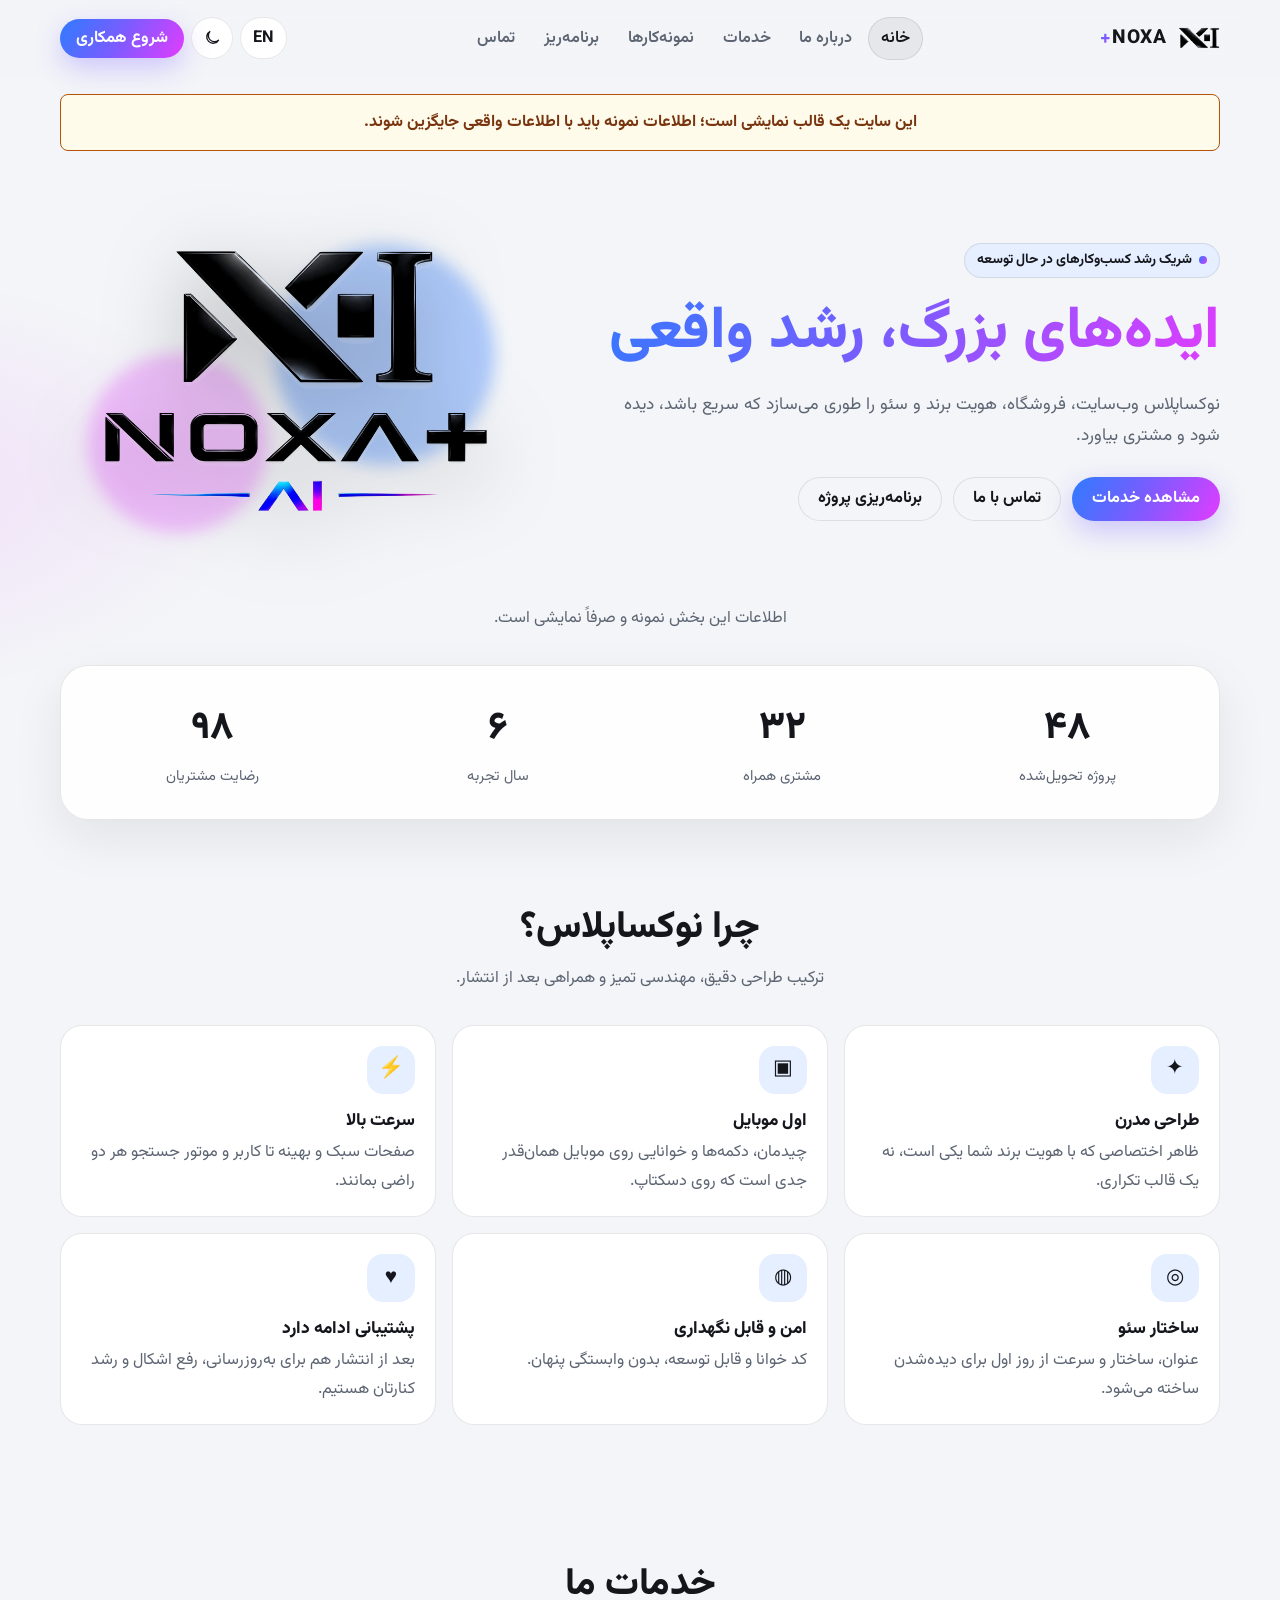
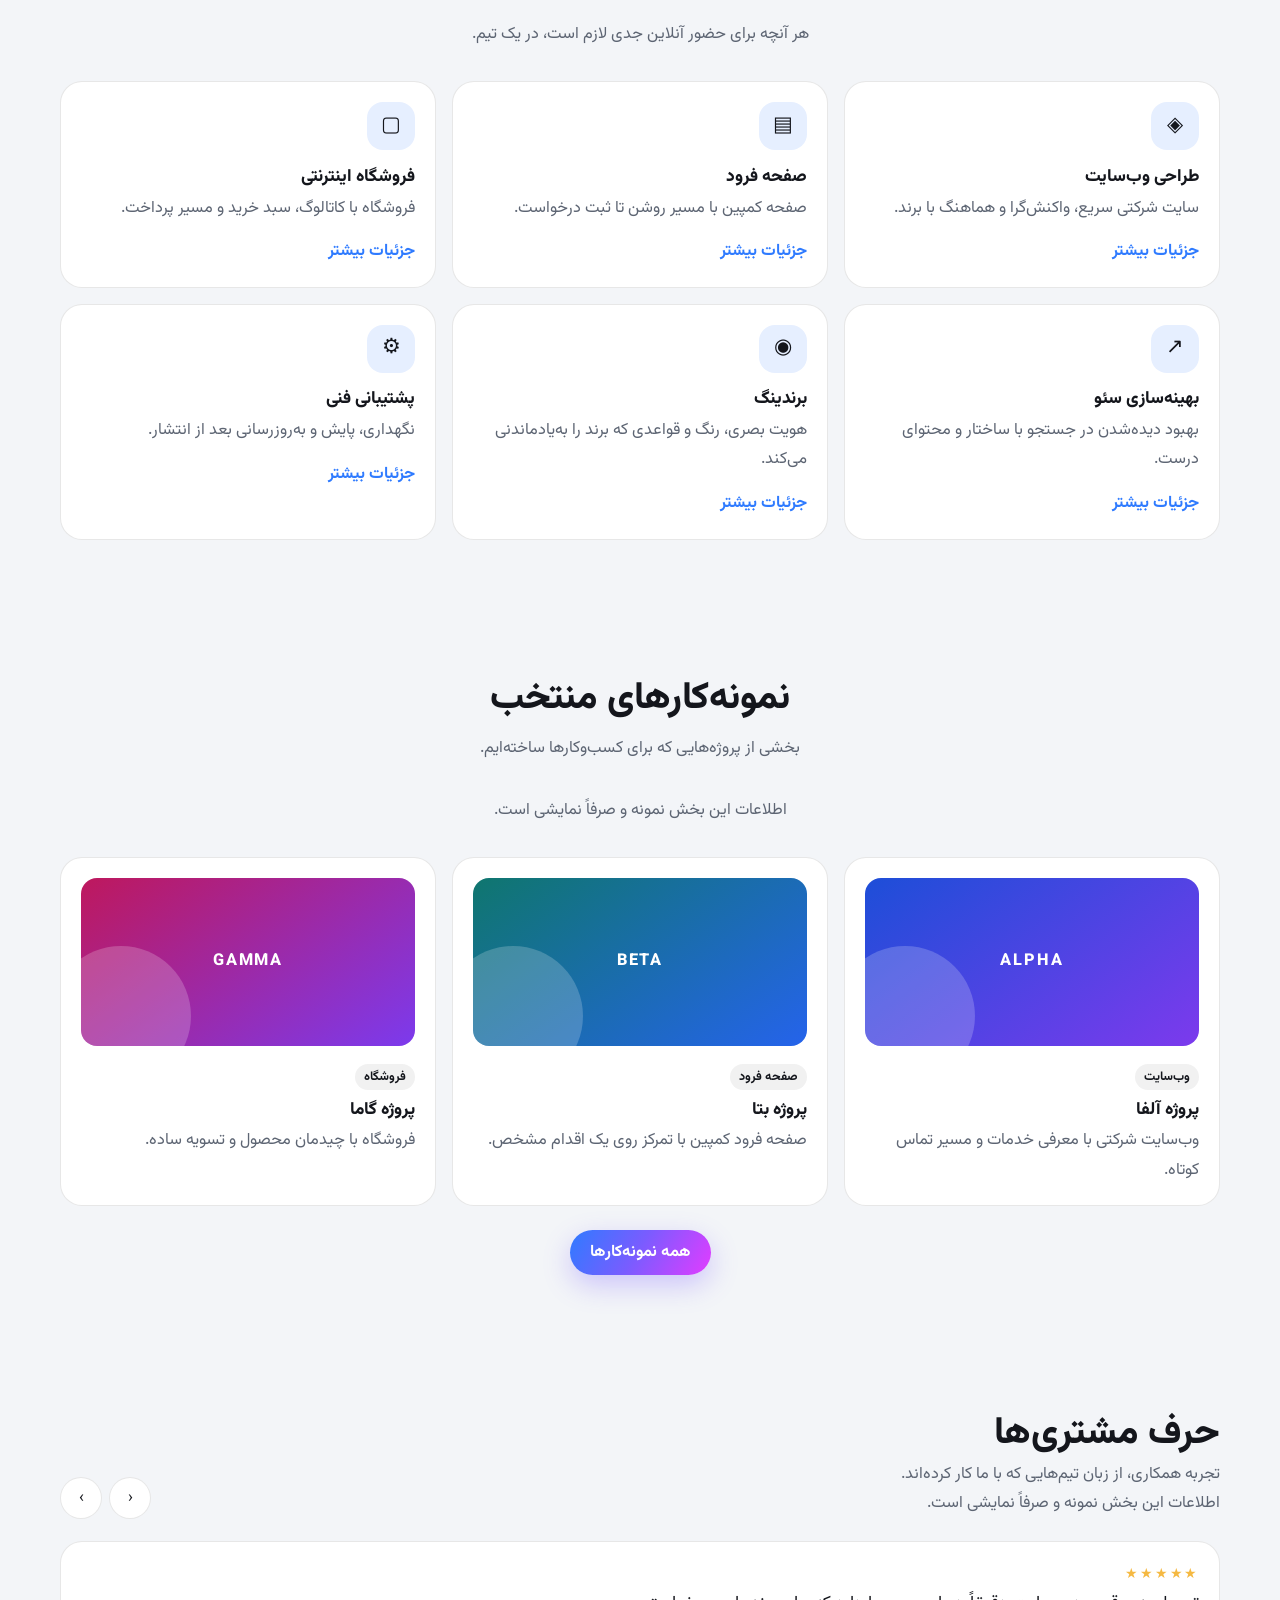
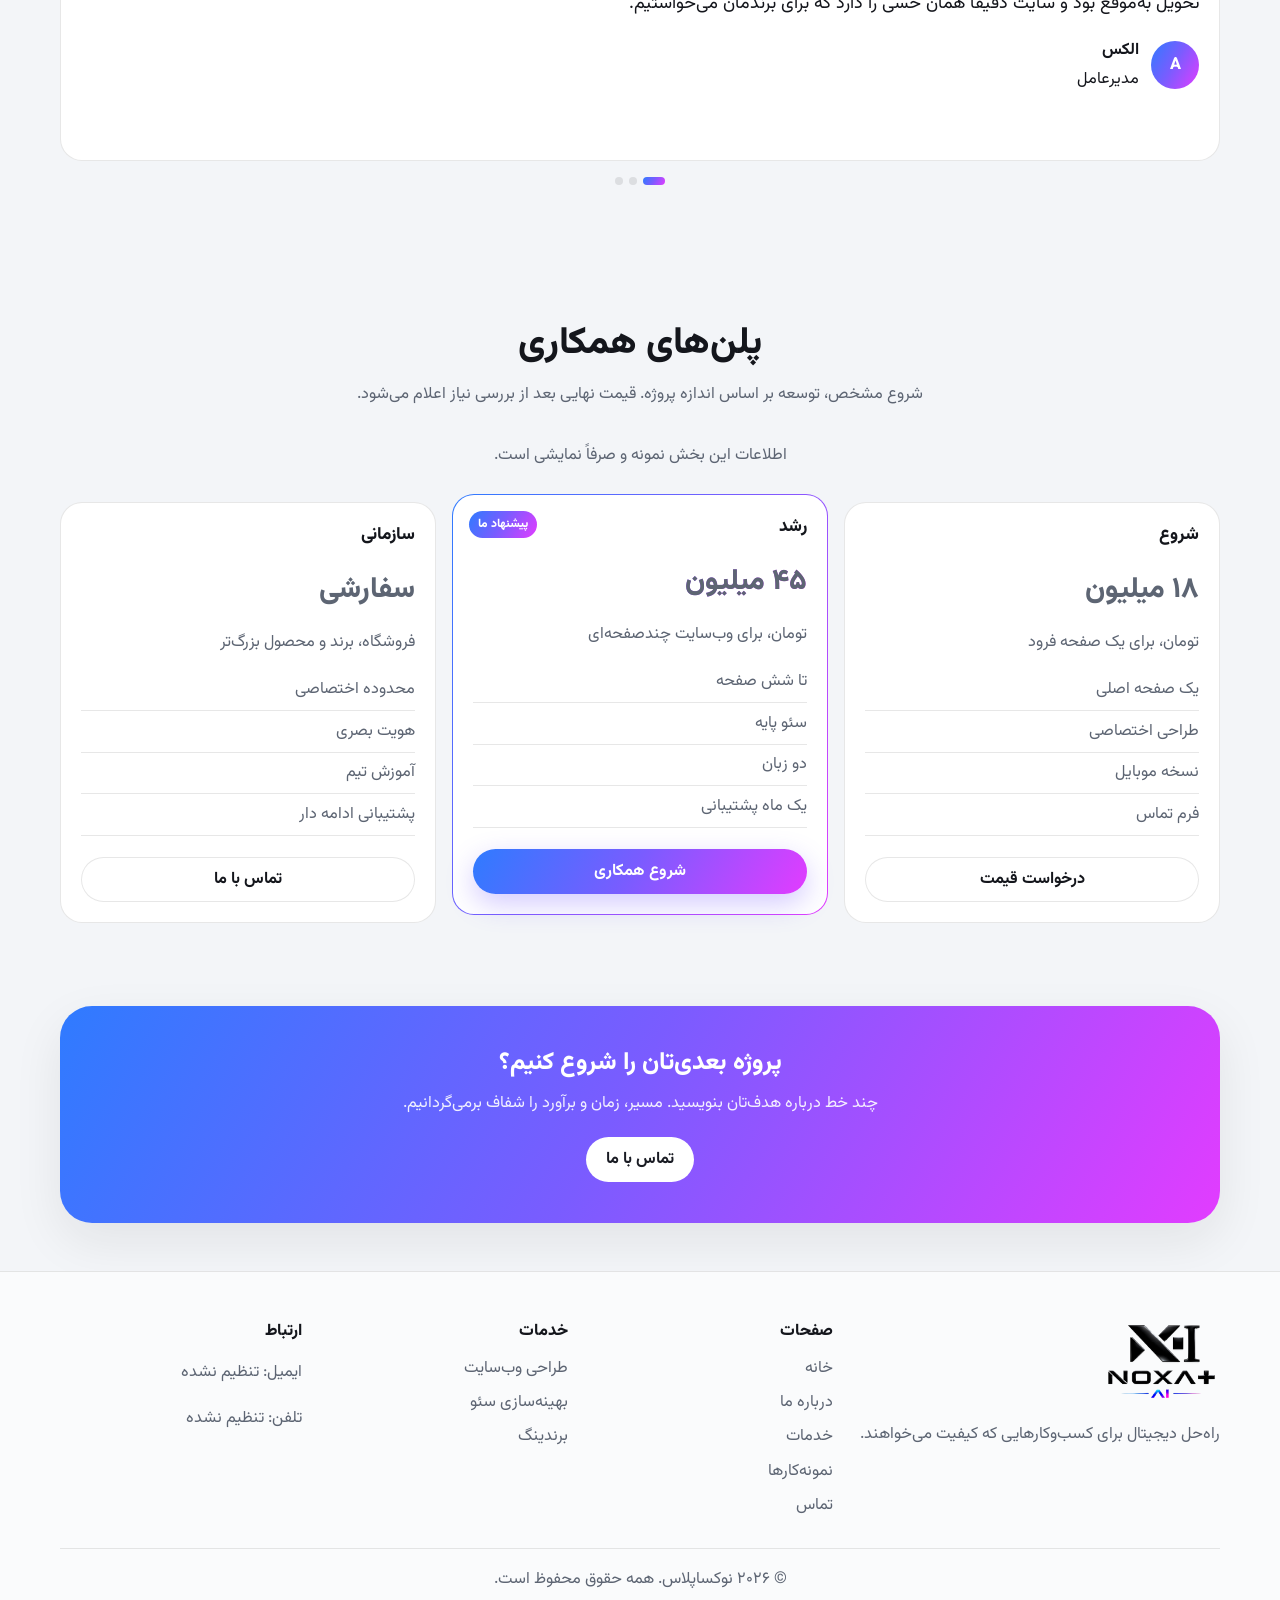
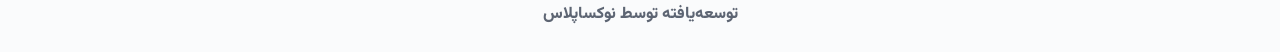
<file: index.html>
<!DOCTYPE html>
<html lang="fa" dir="rtl">
<head>
  <meta charset="UTF-8">
  <meta name="viewport" content="width=device-width, initial-scale=1">
  <meta http-equiv="refresh" content="0; url=noxaplus-website-business/index.html">
  <title>NoxaPlus Business — در حال انتقال</title>
  <link rel="icon" href="noxaplus-website-business/assets/brand/mark-light.png" media="(prefers-color-scheme: light)">
  <link rel="icon" href="noxaplus-website-business/assets/brand/mark-dark.png" media="(prefers-color-scheme: dark)">
  <style>
    :root {
      color-scheme: light dark;
      --bg: #f5f6fb;
      --fg: #161826;
      --muted: #5b6072;
      --card: #ffffff;
      --line: #e4e6f0;
      --accent: #6d3bff;
    }
    @media (prefers-color-scheme: dark) {
      :root {
        --bg: #0d0f18;
        --fg: #eef0f7;
        --muted: #a3a8ba;
        --card: #151827;
        --line: #262a3c;
        --accent: #9d7bff;
      }
    }
    * { box-sizing: border-box; }
    body {
      margin: 0;
      min-height: 100vh;
      display: grid;
      place-items: center;
      padding: 24px;
      background: radial-gradient(60% 70% at 50% 0%, rgba(109, 59, 255, .14), transparent 70%), var(--bg);
      color: var(--fg);
      font-family: "Segoe UI", Tahoma, Arial, sans-serif;
      text-align: center;
    }
    main {
      width: min(420px, 100%);
      padding: 32px 24px;
      background: var(--card);
      border: 1px solid var(--line);
      border-radius: 20px;
    }
    img { width: 140px; height: auto; display: block; margin: 0 auto 18px; }
    img.on-dark { display: none; }
    @media (prefers-color-scheme: dark) {
      img.on-light { display: none; }
      img.on-dark { display: block; }
    }
    h1 { font-size: 1.1rem; margin: 0 0 6px; font-weight: 600; }
    p { margin: 0 0 6px; color: var(--muted); font-size: .9rem; line-height: 1.8; }
    .en { direction: ltr; }
    a {
      display: inline-block;
      margin-top: 16px;
      padding: 10px 20px;
      border-radius: 999px;
      background: var(--accent);
      color: #fff;
      text-decoration: none;
      font-size: .9rem;
    }
    .bar {
      height: 4px;
      margin-top: 20px;
      border-radius: 999px;
      background: var(--line);
      overflow: hidden;
    }
    .bar span {
      display: block;
      height: 100%;
      width: 40%;
      border-radius: inherit;
      background: var(--accent);
      animation: slide 1.1s ease-in-out infinite;
    }
    @keyframes slide {
      0% { transform: translateX(-110%); }
      100% { transform: translateX(360%); }
    }
    @media (prefers-reduced-motion: reduce) {
      .bar span { animation: none; width: 100%; }
    }
  </style>
</head>
<body>
  <main>
    <img class="on-light" src="noxaplus-website-business/assets/brand/logo-light.png" alt="NoxaPlus">
    <img class="on-dark" src="noxaplus-website-business/assets/brand/logo-dark.png" alt="NoxaPlus">
    <h1>وب‌سایت در حال باز شدن است</h1>
    <p>اگر انتقال خودکار انجام نشد، روی دکمهٔ زیر بزنید.</p>
    <p class="en" lang="en" dir="ltr">The website is opening. Use the button below if nothing happens.</p>
    <a href="noxaplus-website-business/index.html">ورود به وب‌سایت / Enter</a>
    <div class="bar" aria-hidden="true"><span></span></div>
    <script>location.replace("noxaplus-website-business/index.html");</script>
    <noscript><p class="en" dir="ltr"><a href="noxaplus-website-business/index.html">Open the website</a></p></noscript>
  </main>
</body>
</html>
</file>
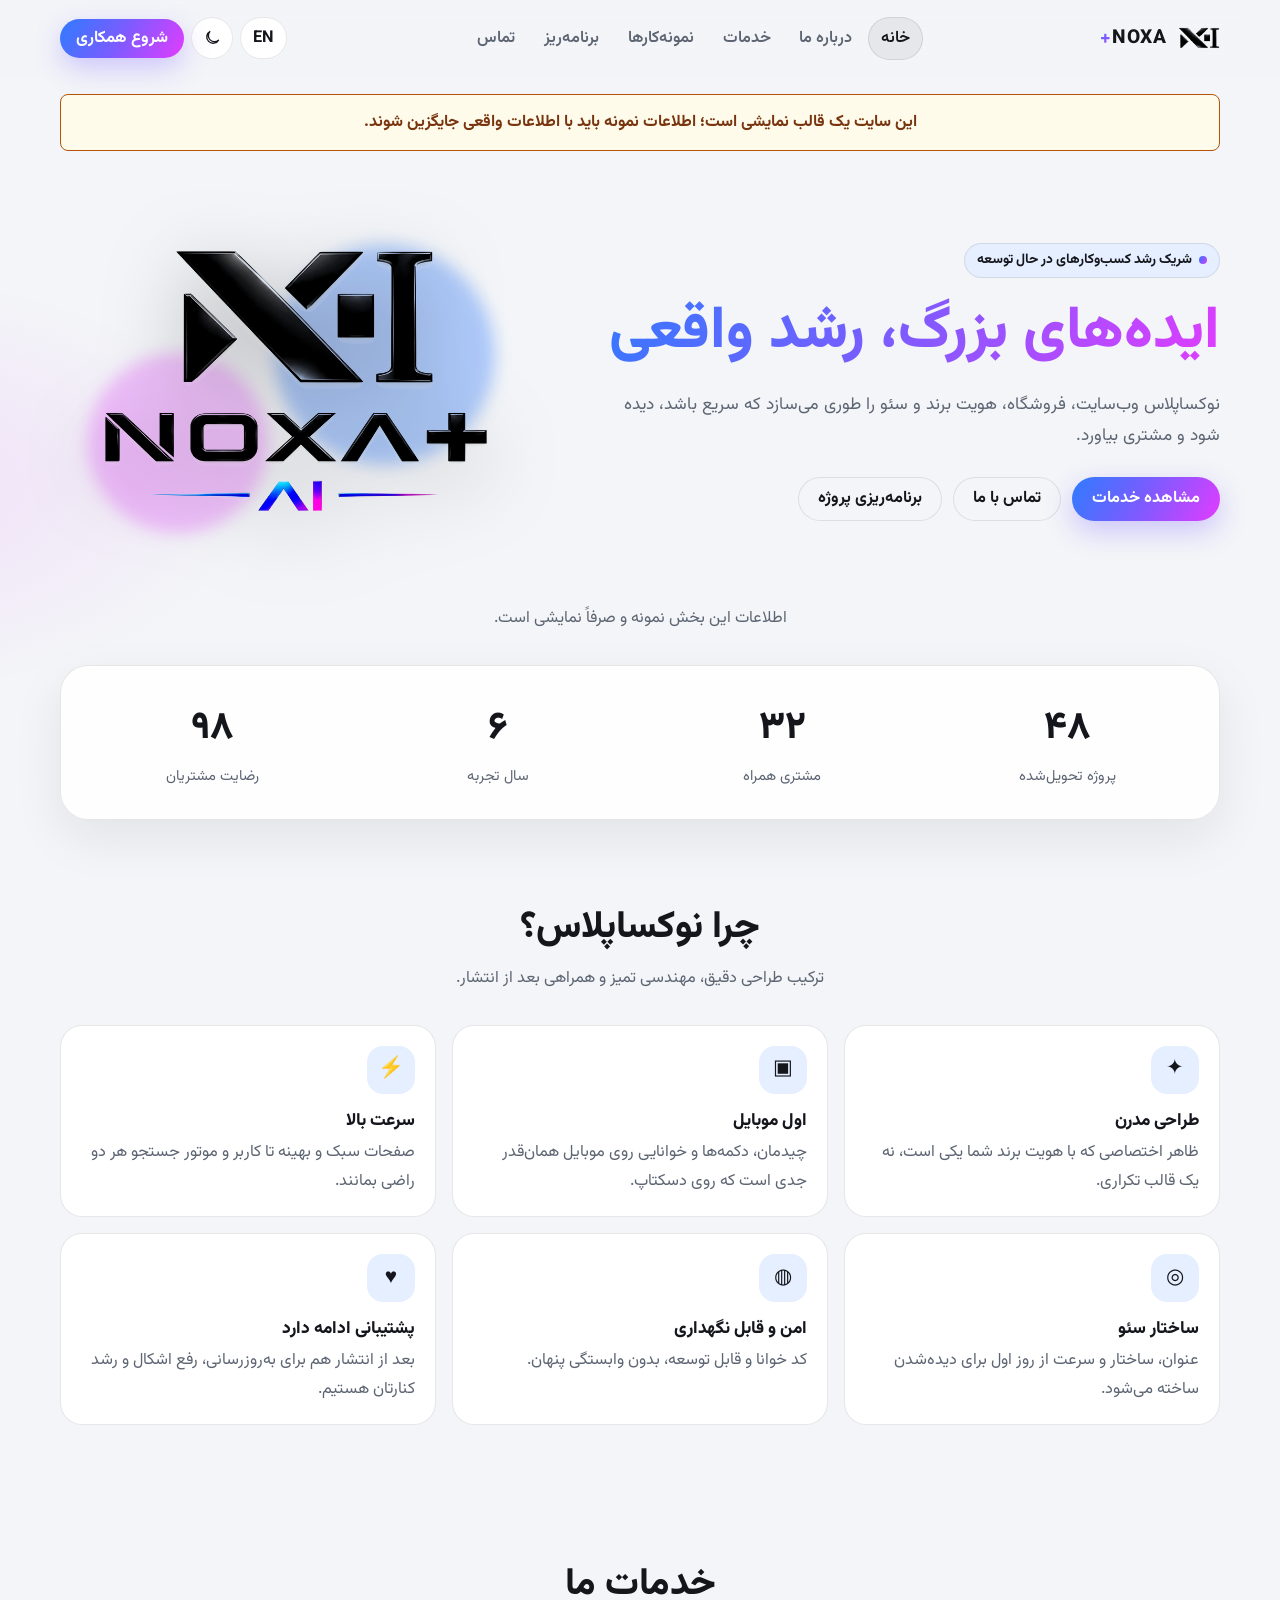
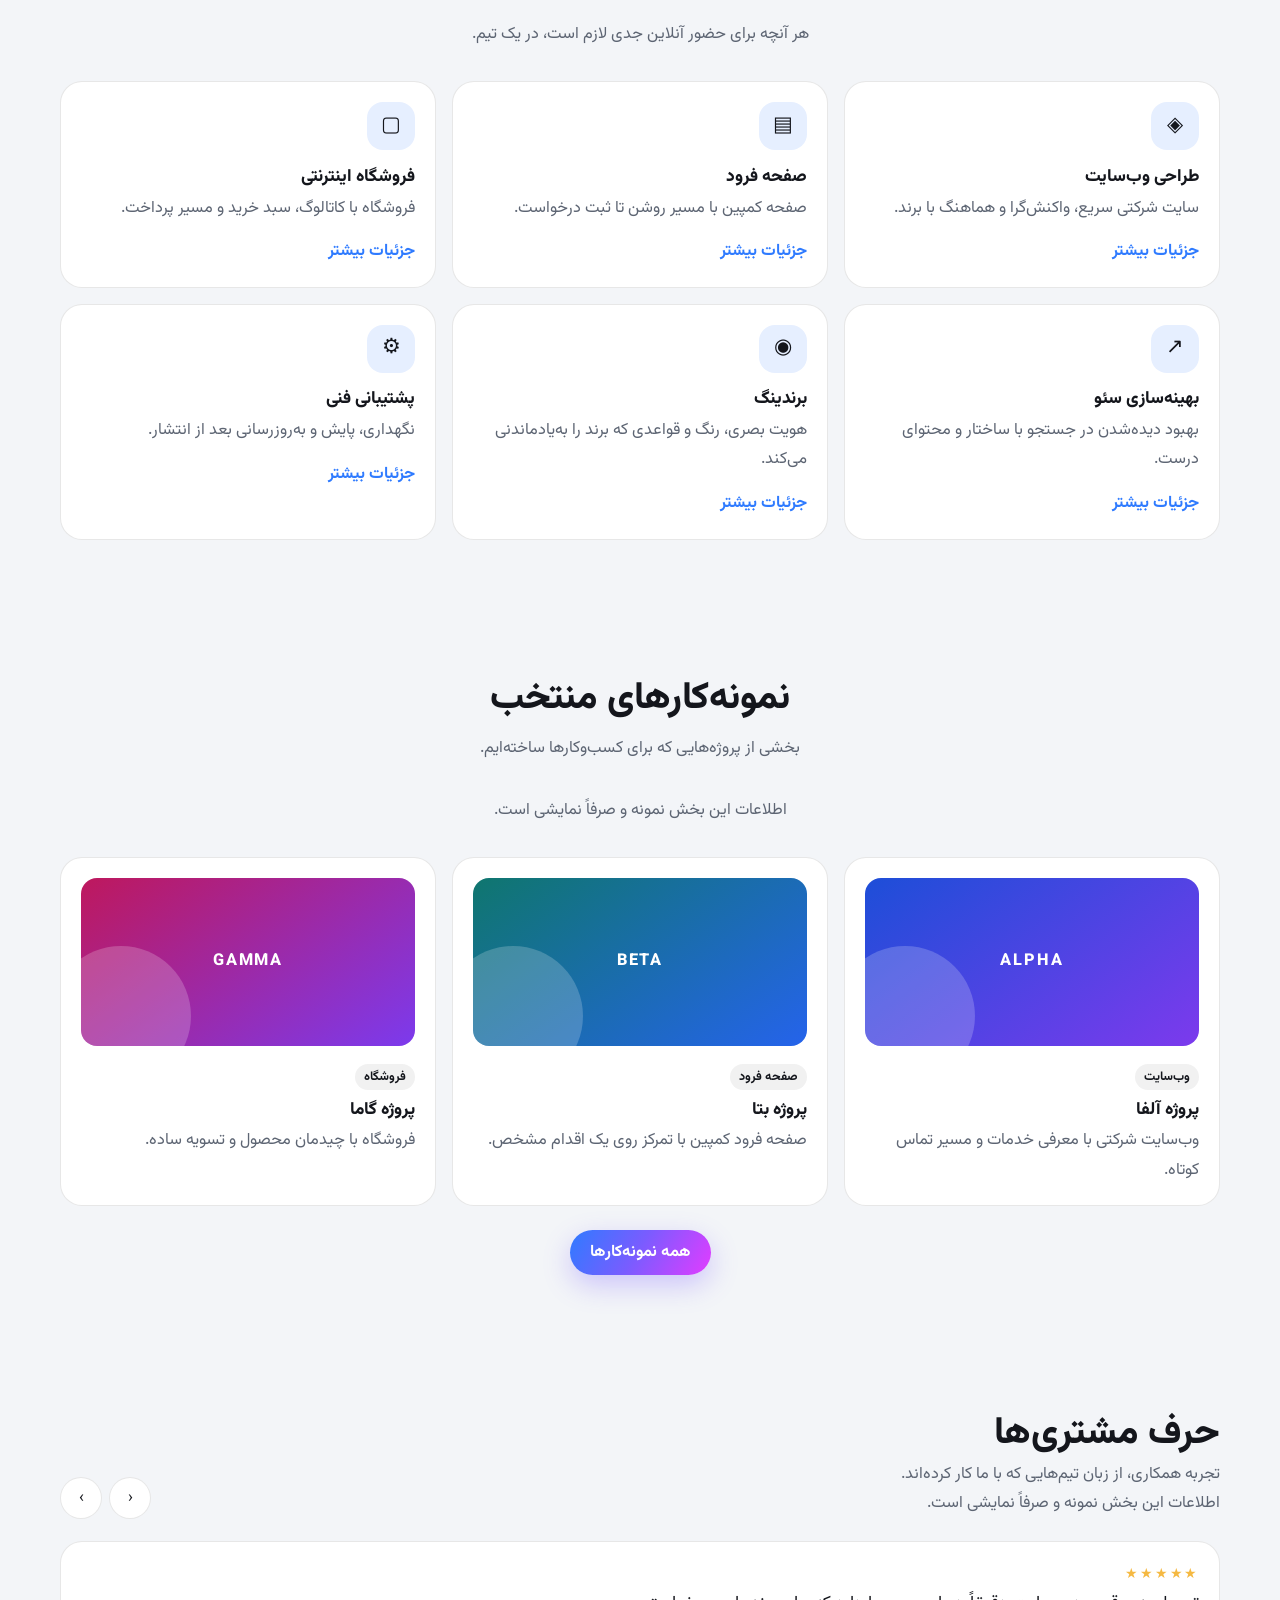
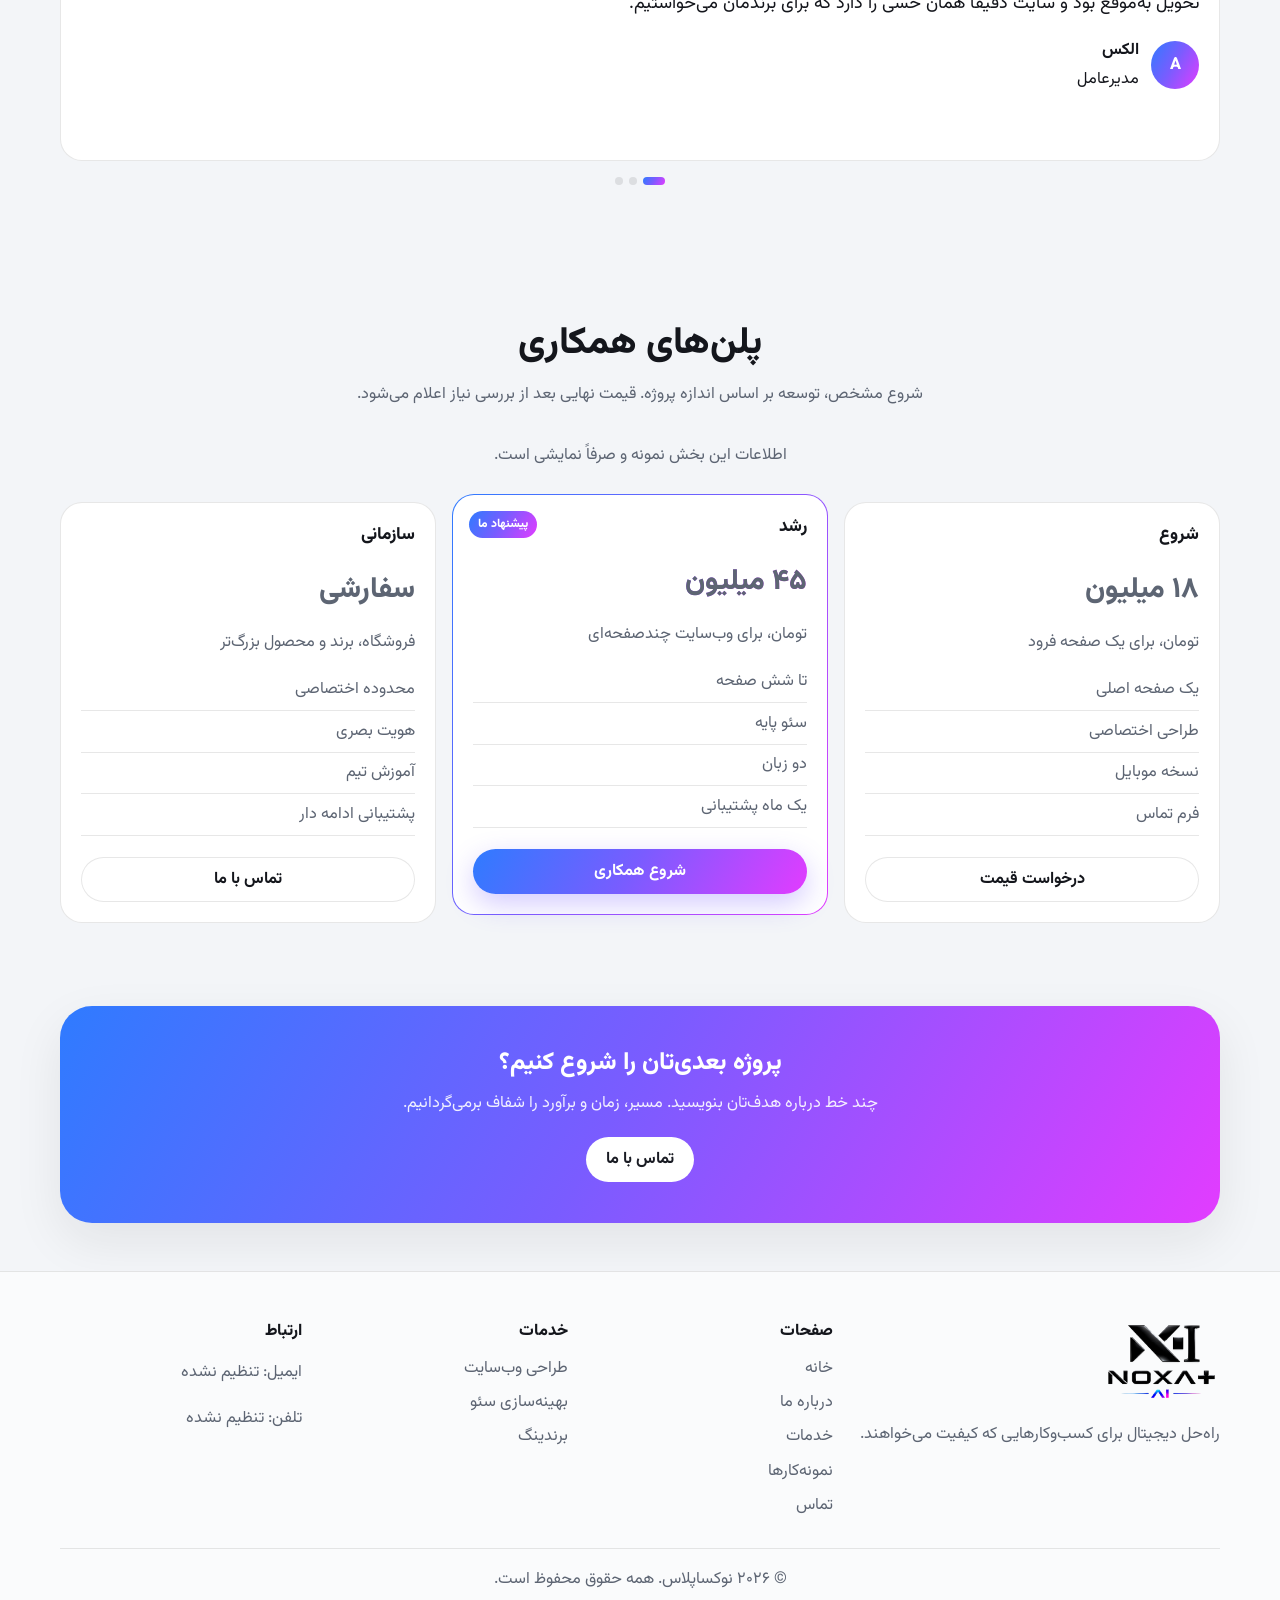
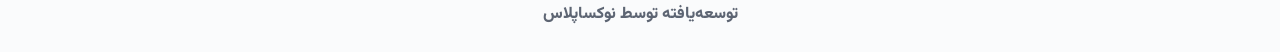
<file: noxaplus-website-business/index.html>
<!DOCTYPE html>
<html lang="fa" dir="rtl">
<head>
<meta charset="UTF-8">
<meta name="viewport" content="width=device-width, initial-scale=1.0">
<meta name="description" content="نوکساپلاس؛ طراحی وب، فروشگاه، برندینگ و سئو برای رشد کسب‌وکار.">
<meta name="theme-color" content="#07080c">
<title>نوکساپلاس | راه‌حل‌های دیجیتال کسب‌وکار</title>
<link rel="icon" href="assets/brand/logo-tile-64.png" type="image/png">
<link rel="apple-touch-icon" href="assets/brand/apple-touch-icon.png">
<script>
try {
  var t = localStorage.getItem("noxaplus_theme");
  var l = localStorage.getItem("noxaplus_lang") || "fa";
  if (!t) t = matchMedia("(prefers-color-scheme: dark)").matches ? "dark" : "light";
  if (l !== "fa" && l !== "en") l = "fa";
  var root = document.documentElement;
  root.setAttribute("data-theme", t);
  root.lang = l;
  root.dir = l === "en" ? "ltr" : "rtl";
  root.classList.add("js");
  setTimeout(function () {
    if (!root.classList.contains("js-ready")) root.classList.remove("js");
  }, 2500);
} catch (e) {}
</script>
<link rel="stylesheet" href="css/style.css">
</head>
<body data-page="home">
<a class="skip-link" href="#main" data-i18n="aria.skip">رفتن به محتوای اصلی</a>
<div class="progress" aria-hidden="true"><span></span></div>
<div class="page-curtain" aria-hidden="true"></div>
<header class="site-header">
  <div class="header-inner">
    <a class="brand" href="index.html">
      <img class="brand-mark on-light" src="assets/brand/mark-dark.png" alt="NoxaPlus">
      <img class="brand-mark on-dark" src="assets/brand/mark-light.png" alt="">
      <span class="brand-name">NOXA<span>+</span></span>
    </a>
    <nav aria-label="Main">
      <ul class="nav-links">
        <li><a href="index.html" data-nav="home" data-i18n="nav.home">خانه</a></li>
        <li><a href="about.html" data-nav="about" data-i18n="nav.about">درباره ما</a></li>
        <li><a href="services.html" data-nav="services" data-i18n="nav.services">خدمات</a></li>
        <li><a href="portfolio.html" data-nav="portfolio" data-i18n="nav.portfolio">نمونه‌کارها</a></li>
        <li><a href="planner.html" data-nav="planner" data-i18n="nav.planner">برنامه‌ریز پروژه</a></li>
        <li><a href="contact.html" data-nav="contact" data-i18n="nav.contact">تماس</a></li>
      </ul>
    </nav>
    <div class="header-actions">
      <button type="button" class="icon-btn lang-switch" data-i18n-aria="aria.lang" aria-label="تغییر زبان">EN</button>
      <button type="button" class="icon-btn theme-toggle" data-i18n-aria="aria.theme" aria-label="تغییر تم">
        <svg class="icon-moon" viewBox="0 0 24 24" fill="none" stroke="currentColor" stroke-width="1.8" aria-hidden="true"><path d="M21 14.5A8.5 8.5 0 1 1 9.5 3 7 7 0 0 0 21 14.5z"/></svg>
        <svg class="icon-sun" viewBox="0 0 24 24" fill="none" stroke="currentColor" stroke-width="1.8" aria-hidden="true"><circle cx="12" cy="12" r="4"/><path d="M12 2v2M12 20v2M4.9 4.9l1.4 1.4M17.7 17.7l1.4 1.4M2 12h2M20 12h2M4.9 19.1l1.4-1.4M17.7 6.3l1.4-1.4"/></svg>
      </button>
      <a class="btn btn-primary header-cta" href="contact.html" data-i18n="cta">شروع همکاری</a>
      <button type="button" class="hamburger" data-i18n-aria="aria.menu" aria-label="باز کردن منو" aria-expanded="false"><span></span><span></span><span></span></button>
    </div>
  </div>
</header>
<div class="nav-backdrop"></div>
<main id="main" tabindex="-1">
  <div class="container" style="padding:0.8rem 1rem;margin-top:1rem;text-align:center;border:1px solid #b45309;border-radius:0.5rem;background:#fffbeb;color:#78350f;font-weight:700" data-i18n="demo.notice">این سایت نمایشی است؛ داده‌ها نمونه و تأییدنشده‌اند و باید با اطلاعات واقعی جایگزین شوند.</div>
  <div class="container hero">
    <div>
      <span class="eyebrow"><i></i><span data-i18n="hero.badge">شریک رشد کسب‌وکارهای در حال توسعه</span></span>
      <h1 class="grad" data-i18n="hero.title">ایده‌های بزرگ، رشد واقعی</h1>
      <p class="lead" data-i18n="hero.lead">نوکساپلاس وب‌سایت، فروشگاه، هویت برند و سئو را طوری می‌سازد که سریع باشد، دیده شود و مشتری بیاورد.</p>
      <div class="hero-actions">
        <a class="btn btn-primary" href="services.html" data-i18n="btn.services">مشاهده خدمات</a>
        <a class="btn btn-ghost" href="contact.html" data-i18n="btn.contact">تماس با ما</a>
        <a class="btn btn-ghost" href="planner.html" data-i18n="btn.planner">برنامه‌ریزی پروژه</a>
      </div>
    </div>
    <div class="hero-visual" aria-hidden="true">
      <div class="orb orb-a"></div>
      <div class="orb orb-b"></div>
      <img class="on-light" src="assets/brand/logo-dark.png" alt="">
      <img class="on-dark" src="assets/brand/logo-light.png" alt="">
    </div>
  </div>

  <div class="container">
    <p class="section-lead" data-i18n="demo.section">اطلاعات این بخش نمونه و صرفاً نمایشی است.</p>
    <section class="stats reveal" aria-label="stats">
      <div class="stat"><strong data-count="48">۰</strong><span data-i18n="stat.projects">پروژه تحویل‌شده</span></div>
      <div class="stat"><strong data-count="32">۰</strong><span data-i18n="stat.clients">مشتری همراه</span></div>
      <div class="stat"><strong data-count="6">۰</strong><span data-i18n="stat.years">سال تجربه</span></div>
      <div class="stat"><strong data-count="98">۰</strong><span data-i18n="stat.score">رضایت مشتریان</span></div>
    </section>
  </div>

  <section class="section reveal">
    <div class="container">
      <h2 class="section-title" data-i18n="why.title">چرا نوکساپلاس؟</h2>
      <p class="section-lead" data-i18n="why.lead">ترکیب طراحی دقیق، مهندسی تمیز و همراهی بعد از انتشار.</p>
      <div class="grid grid-3">
        <article class="card hover-card"><div class="icon-bubble">✦</div><h3 data-i18n="why.1.t">طراحی مدرن</h3><p data-i18n="why.1.d">ظاهر اختصاصی که با هویت برند شما یکی است، نه یک قالب تکراری.</p></article>
        <article class="card hover-card"><div class="icon-bubble">▣</div><h3 data-i18n="why.2.t">اول موبایل</h3><p data-i18n="why.2.d">چیدمان، دکمه‌ها و خوانایی روی موبایل همان‌قدر جدی است که روی دسکتاپ.</p></article>
        <article class="card hover-card"><div class="icon-bubble">⚡</div><h3 data-i18n="why.3.t">سرعت بالا</h3><p data-i18n="why.3.d">صفحات سبک و بهینه تا کاربر و موتور جستجو هر دو راضی بمانند.</p></article>
        <article class="card hover-card"><div class="icon-bubble">◎</div><h3 data-i18n="why.4.t">ساختار سئو</h3><p data-i18n="why.4.d">عنوان، ساختار و سرعت از روز اول برای دیده‌شدن ساخته می‌شود.</p></article>
        <article class="card hover-card"><div class="icon-bubble">◍</div><h3 data-i18n="why.5.t">امن و قابل نگهداری</h3><p data-i18n="why.5.d">کد خوانا و قابل توسعه، بدون وابستگی پنهان.</p></article>
        <article class="card hover-card"><div class="icon-bubble">♥</div><h3 data-i18n="why.6.t">پشتیبانی ادامه دارد</h3><p data-i18n="why.6.d">بعد از انتشار هم برای به‌روزرسانی، رفع اشکال و رشد کنارتان هستیم.</p></article>
      </div>
    </div>
  </section>

  <section class="section reveal">
    <div class="container">
      <h2 class="section-title" data-i18n="svc.title">خدمات ما</h2>
      <p class="section-lead" data-i18n="svc.lead">هر آنچه برای حضور آنلاین جدی لازم است، در یک تیم.</p>
      <div class="grid grid-3">
        <article class="card hover-card"><div class="icon-bubble">◈</div><h3 data-i18n="svc.web.t">طراحی وب‌سایت</h3><p data-i18n="svc.web.d">سایت شرکتی سریع، واکنش‌گرا و هماهنگ با برند.</p><a class="more" href="services.html" data-i18n="btn.more">جزئیات بیشتر</a></article>
        <article class="card hover-card"><div class="icon-bubble">▤</div><h3 data-i18n="svc.land.t">صفحه فرود</h3><p data-i18n="svc.land.d">صفحه کمپین با مسیر روشن تا ثبت درخواست.</p><a class="more" href="services.html" data-i18n="btn.more">جزئیات بیشتر</a></article>
        <article class="card hover-card"><div class="icon-bubble">▢</div><h3 data-i18n="svc.shop.t">فروشگاه اینترنتی</h3><p data-i18n="svc.shop.d">فروشگاه با کاتالوگ، سبد خرید و مسیر پرداخت.</p><a class="more" href="services.html" data-i18n="btn.more">جزئیات بیشتر</a></article>
        <article class="card hover-card"><div class="icon-bubble">↗</div><h3 data-i18n="svc.seo.t">بهینه‌سازی سئو</h3><p data-i18n="svc.seo.d">بهبود دیده‌شدن در جستجو با ساختار و محتوای درست.</p><a class="more" href="services.html" data-i18n="btn.more">جزئیات بیشتر</a></article>
        <article class="card hover-card"><div class="icon-bubble">◉</div><h3 data-i18n="svc.brand.t">برندینگ</h3><p data-i18n="svc.brand.d">هویت بصری، رنگ و قواعدی که برند را به‌یادماندنی می‌کند.</p><a class="more" href="services.html" data-i18n="btn.more">جزئیات بیشتر</a></article>
        <article class="card hover-card"><div class="icon-bubble">⚙</div><h3 data-i18n="svc.care.t">پشتیبانی فنی</h3><p data-i18n="svc.care.d">نگهداری، پایش و به‌روزرسانی بعد از انتشار.</p><a class="more" href="services.html" data-i18n="btn.more">جزئیات بیشتر</a></article>
      </div>
    </div>
  </section>

  <section class="section reveal">
    <div class="container">
      <h2 class="section-title" data-i18n="work.title">نمونه‌کارهای منتخب</h2>
      <p class="section-lead" data-i18n="work.lead">بخشی از پروژه‌هایی که برای کسب‌وکارها ساخته‌ایم.</p>
      <p class="section-lead" data-i18n="demo.section">اطلاعات این بخش نمونه و صرفاً نمایشی است.</p>
      <div class="grid grid-3">
        <a class="card hover-card" href="portfolio.html"><div class="cover c1"><span>ALPHA</span></div><span class="tag" data-i18n="filter.website">وب‌سایت</span><h3 data-i18n="work.alpha.t">پروژه آلفا</h3><p data-i18n="work.alpha.d">وب‌سایت شرکتی با معرفی خدمات و مسیر تماس کوتاه.</p></a>
        <a class="card hover-card" href="portfolio.html"><div class="cover c2"><span>BETA</span></div><span class="tag" data-i18n="filter.landing">صفحه فرود</span><h3 data-i18n="work.beta.t">پروژه بتا</h3><p data-i18n="work.beta.d">صفحه فرود کمپین با تمرکز روی یک اقدام مشخص.</p></a>
        <a class="card hover-card" href="portfolio.html"><div class="cover c3"><span>GAMMA</span></div><span class="tag" data-i18n="filter.ecommerce">فروشگاه</span><h3 data-i18n="work.gamma.t">پروژه گاما</h3><p data-i18n="work.gamma.d">فروشگاه با چیدمان محصول و تسویه ساده.</p></a>
      </div>
      <div class="center-link"><a class="btn btn-primary" href="portfolio.html" data-i18n="btn.portfolio">همه نمونه‌کارها</a></div>
    </div>
  </section>

  <section class="section reveal">
    <div class="container">
      <div class="section-head">
        <div>
          <h2 class="section-title" data-i18n="quotes.title">حرف مشتری‌ها</h2>
          <p class="section-lead" data-i18n="quotes.lead">تجربه همکاری، از زبان تیم‌هایی که با ما کار کرده‌اند.</p>
          <p class="section-lead" data-i18n="demo.section">اطلاعات این بخش نمونه و صرفاً نمایشی است.</p>
        </div>
        <div class="carousel-controls">
          <button type="button" class="icon-btn" data-prev data-i18n-aria="aria.prev" aria-label="قبلی">‹</button>
          <button type="button" class="icon-btn" data-next data-i18n-aria="aria.next" aria-label="بعدی">›</button>
        </div>
      </div>
      <div class="quotes" data-quotes>
        <article class="card quote quote-slide is-active">
          <div class="stars" aria-hidden="true">★★★★★</div>
          <p data-i18n="quotes.1">تحویل به‌موقع بود و سایت دقیقاً همان حسی را دارد که برای برندمان می‌خواستیم.</p>
          <div class="who"><div class="avatar">A</div><div><strong data-i18n="quotes.1n">الکس</strong><br><span data-i18n="quotes.1r">مدیرعامل</span></div></div>
        </article>
        <article class="card quote quote-slide">
          <div class="stars" aria-hidden="true">★★★★★</div>
          <p data-i18n="quotes.2">تیم حرفه‌ای و شفاف. از جلسه اول تا انتشار، مسیر کار روشن بود.</p>
          <div class="who"><div class="avatar">S</div><div><strong data-i18n="quotes.2n">سارا</strong><br><span data-i18n="quotes.2r">بنیان‌گذار</span></div></div>
        </article>
        <article class="card quote quote-slide">
          <div class="stars" aria-hidden="true">★★★★☆</div>
          <p data-i18n="quotes.3">بعد از انتشار هم پشتیبانی واقعی داشتیم، نه فقط یک تحویل و خداحافظ.</p>
          <div class="who"><div class="avatar">M</div><div><strong data-i18n="quotes.3n">مایک</strong><br><span data-i18n="quotes.3r">مدیر محصول</span></div></div>
        </article>
      </div>
      <div class="dots" data-dots></div>
    </div>
  </section>

  <section class="section reveal">
    <div class="container">
      <h2 class="section-title" data-i18n="price.title">پلن‌های همکاری</h2>
      <p class="section-lead" data-i18n="price.lead">شروع مشخص، توسعه بر اساس اندازه پروژه. قیمت نهایی بعد از بررسی نیاز اعلام می‌شود.</p>
      <p class="section-lead" data-i18n="demo.section">اطلاعات این بخش نمونه و صرفاً نمایشی است.</p>
      <div class="grid grid-3 prices">
        <article class="card price">
          <h3 data-i18n="price.1n">شروع</h3>
          <p class="amount" data-i18n="price.1a">۱۸ میلیون</p>
          <p data-i18n="price.1u">تومان، برای یک صفحه فرود</p>
          <ul>
            <li data-i18n="price.1f1">یک صفحه اصلی</li>
            <li data-i18n="price.1f2">طراحی اختصاصی</li>
            <li data-i18n="price.1f3">نسخه موبایل</li>
            <li data-i18n="price.1f4">فرم تماس</li>
          </ul>
          <a class="btn btn-ghost" href="contact.html" data-i18n="btn.quote">درخواست قیمت</a>
        </article>
        <article class="card price featured">
          <span class="popular" data-i18n="price.popular">پیشنهاد ما</span>
          <h3 data-i18n="price.2n">رشد</h3>
          <p class="amount grad" data-i18n="price.2a">۴۵ میلیون</p>
          <p data-i18n="price.2u">تومان، برای وب‌سایت چندصفحه‌ای</p>
          <ul>
            <li data-i18n="price.2f1">تا شش صفحه</li>
            <li data-i18n="price.2f2">سئو پایه</li>
            <li data-i18n="price.2f3">دو زبان</li>
            <li data-i18n="price.2f4">یک ماه پشتیبانی</li>
          </ul>
          <a class="btn btn-primary" href="contact.html" data-i18n="cta">شروع همکاری</a>
        </article>
        <article class="card price">
          <h3 data-i18n="price.3n">سازمانی</h3>
          <p class="amount" data-i18n="price.3a">سفارشی</p>
          <p data-i18n="price.3u">فروشگاه، برند و محصول بزرگ‌تر</p>
          <ul>
            <li data-i18n="price.3f1">محدوده اختصاصی</li>
            <li data-i18n="price.3f2">هویت بصری</li>
            <li data-i18n="price.3f3">آموزش تیم</li>
            <li data-i18n="price.3f4">پشتیبانی ادامه دار</li>
          </ul>
          <a class="btn btn-ghost" href="contact.html" data-i18n="btn.contact">تماس با ما</a>
        </article>
      </div>
    </div>
  </section>

  <div class="container">
    <section class="cta-band reveal">
      <h2 data-i18n="cta.title">پروژه بعدی‌تان را شروع کنیم؟</h2>
      <p data-i18n="cta.lead">چند خط درباره هدف‌تان بنویسید. مسیر، زمان و برآورد را شفاف برمی‌گردانیم.</p>
      <a class="btn" href="contact.html" data-i18n="btn.contact">تماس با ما</a>
    </section>
  </div>
</main>
<footer class="site-footer">
  <div class="container footer-grid">
    <div>
      <img class="footer-logo on-light" src="assets/brand/logo-dark.png" alt="NoxaPlus">
      <img class="footer-logo on-dark" src="assets/brand/logo-light.png" alt="">
      <p data-i18n="foot.blurb">راه‌حل دیجیتال برای کسب‌وکارهایی که کیفیت می‌خواهند.</p>
    </div>
    <div>
      <h4 data-i18n="foot.links">صفحات</h4>
      <a href="index.html" data-i18n="nav.home">خانه</a>
      <a href="about.html" data-i18n="nav.about">درباره ما</a>
      <a href="services.html" data-i18n="nav.services">خدمات</a>
      <a href="portfolio.html" data-i18n="nav.portfolio">نمونه‌کارها</a>
      <a href="contact.html" data-i18n="nav.contact">تماس</a>
    </div>
    <div>
      <h4 data-i18n="foot.services">خدمات</h4>
      <a href="services.html" data-i18n="svc.web.t">طراحی وب‌سایت</a>
      <a href="services.html" data-i18n="svc.seo.t">بهینه‌سازی سئو</a>
      <a href="services.html" data-i18n="svc.brand.t">برندینگ</a>
    </div>
    <div>
      <h4 data-i18n="foot.contact">ارتباط</h4>
      <p><span data-i18n="contact.email">ایمیل</span>: <span data-i18n="contact.unconfigured">تنظیم نشده</span></p>
      <p><span data-i18n="contact.phone">تلفن</span>: <span data-i18n="contact.unconfigured">تنظیم نشده</span></p>
    </div>
  </div>
  <div class="container footer-bottom">
    <div data-i18n="foot.copy">© ۲۰۲۶ نوکساپلاس. همه حقوق محفوظ است.</div>
    <p class="credit" data-i18n="credit">توسعه‌یافته توسط نوکساپلاس</p>
  </div>
</footer>
<button type="button" class="to-top" data-i18n-aria="aria.top" aria-label="بازگشت به بالا">↑</button>
<div class="toast" role="status" aria-live="polite"></div>
<script src="js/main.js"></script>
</body>
</html>
</file>
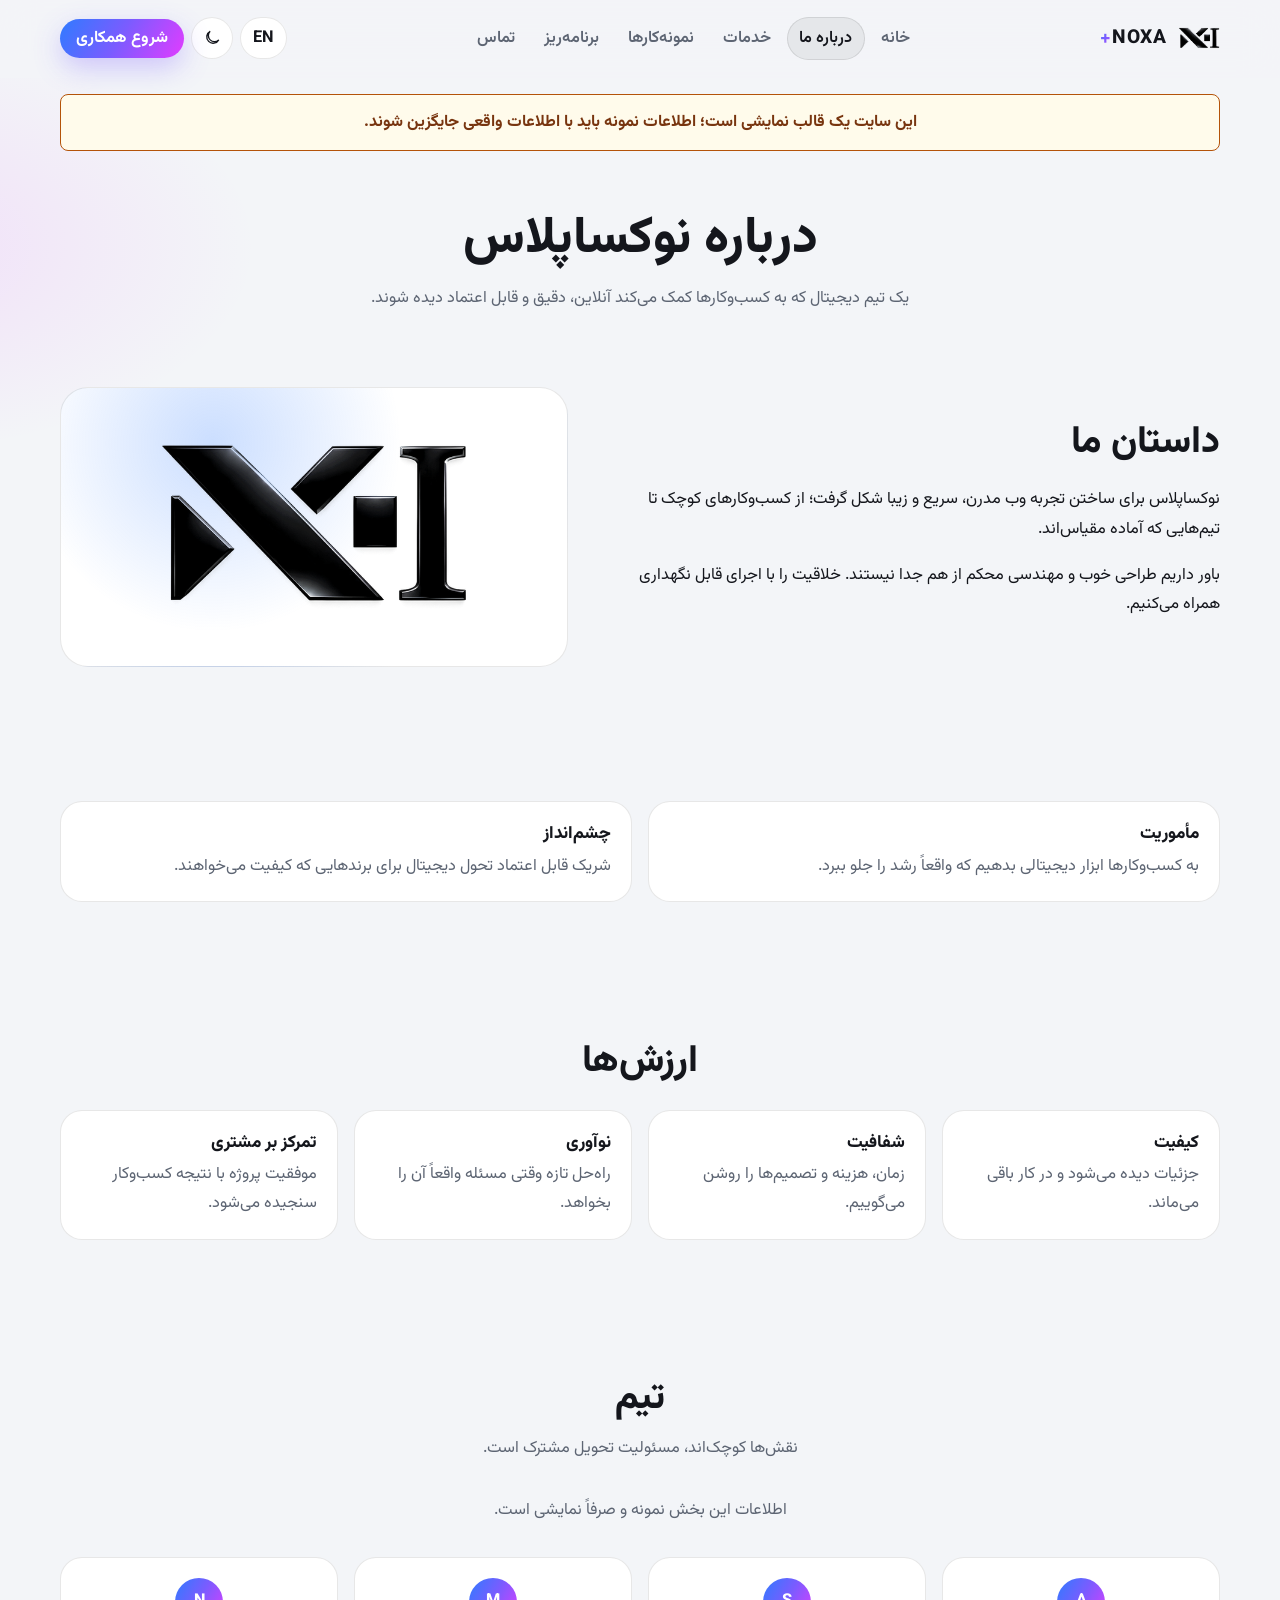
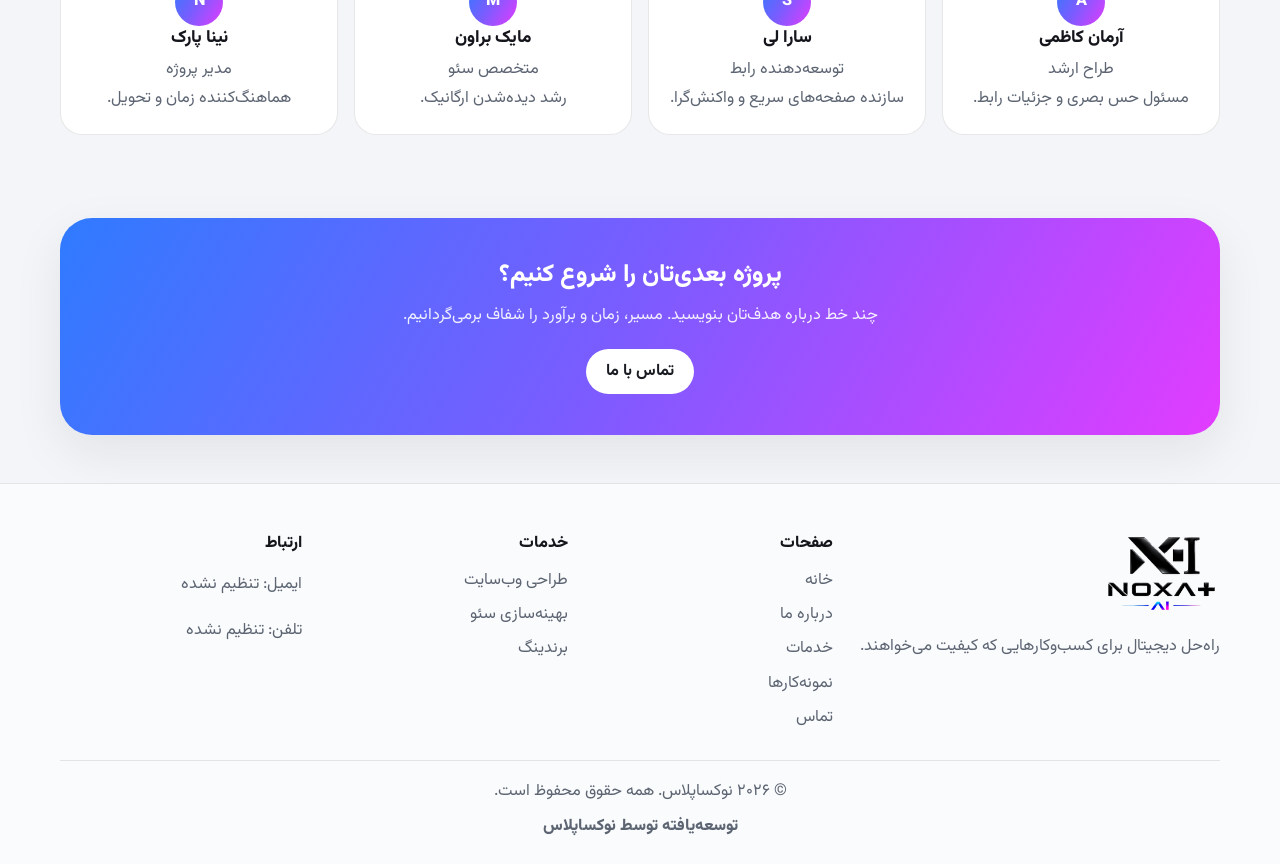
<file: noxaplus-website-business/about.html>
<!DOCTYPE html>
<html lang="fa" dir="rtl">
<head>
<meta charset="UTF-8">
<meta name="viewport" content="width=device-width, initial-scale=1.0">
<meta name="description" content="داستان، مأموریت و تیم نوکساپلاس.">
<meta name="theme-color" content="#07080c">
<title>درباره ما | نوکساپلاس</title>
<link rel="icon" href="assets/brand/logo-tile-64.png" type="image/png">
<link rel="apple-touch-icon" href="assets/brand/apple-touch-icon.png">
<script>
try {
  var t = localStorage.getItem("noxaplus_theme");
  var l = localStorage.getItem("noxaplus_lang") || "fa";
  if (!t) t = matchMedia("(prefers-color-scheme: dark)").matches ? "dark" : "light";
  if (l !== "fa" && l !== "en") l = "fa";
  var root = document.documentElement;
  root.setAttribute("data-theme", t);
  root.lang = l;
  root.dir = l === "en" ? "ltr" : "rtl";
  root.classList.add("js");
  setTimeout(function () {
    if (!root.classList.contains("js-ready")) root.classList.remove("js");
  }, 2500);
} catch (e) {}
</script>
<link rel="stylesheet" href="css/style.css">
</head>
<body data-page="about">
<a class="skip-link" href="#main" data-i18n="aria.skip">رفتن به محتوای اصلی</a>
<div class="progress" aria-hidden="true"><span></span></div>
<div class="page-curtain" aria-hidden="true"></div>
<header class="site-header">
  <div class="header-inner">
    <a class="brand" href="index.html">
      <img class="brand-mark on-light" src="assets/brand/mark-dark.png" alt="NoxaPlus">
      <img class="brand-mark on-dark" src="assets/brand/mark-light.png" alt="">
      <span class="brand-name">NOXA<span>+</span></span>
    </a>
    <nav aria-label="Main">
      <ul class="nav-links">
        <li><a href="index.html" data-nav="home" data-i18n="nav.home">خانه</a></li>
        <li><a href="about.html" data-nav="about" data-i18n="nav.about">درباره ما</a></li>
        <li><a href="services.html" data-nav="services" data-i18n="nav.services">خدمات</a></li>
        <li><a href="portfolio.html" data-nav="portfolio" data-i18n="nav.portfolio">نمونه‌کارها</a></li>
        <li><a href="planner.html" data-nav="planner" data-i18n="nav.planner">برنامه‌ریز پروژه</a></li>
        <li><a href="contact.html" data-nav="contact" data-i18n="nav.contact">تماس</a></li>
      </ul>
    </nav>
    <div class="header-actions">
      <button type="button" class="icon-btn lang-switch" data-i18n-aria="aria.lang" aria-label="تغییر زبان">EN</button>
      <button type="button" class="icon-btn theme-toggle" data-i18n-aria="aria.theme" aria-label="تغییر تم">
        <svg class="icon-moon" viewBox="0 0 24 24" fill="none" stroke="currentColor" stroke-width="1.8" aria-hidden="true"><path d="M21 14.5A8.5 8.5 0 1 1 9.5 3 7 7 0 0 0 21 14.5z"/></svg>
        <svg class="icon-sun" viewBox="0 0 24 24" fill="none" stroke="currentColor" stroke-width="1.8" aria-hidden="true"><circle cx="12" cy="12" r="4"/><path d="M12 2v2M12 20v2M4.9 4.9l1.4 1.4M17.7 17.7l1.4 1.4M2 12h2M20 12h2M4.9 19.1l1.4-1.4M17.7 6.3l1.4-1.4"/></svg>
      </button>
      <a class="btn btn-primary header-cta" href="contact.html" data-i18n="cta">شروع همکاری</a>
      <button type="button" class="hamburger" data-i18n-aria="aria.menu" aria-label="باز کردن منو" aria-expanded="false"><span></span><span></span><span></span></button>
    </div>
  </div>
</header>
<div class="nav-backdrop"></div>
<main id="main" tabindex="-1">
  <div class="container" style="padding:0.8rem 1rem;margin-top:1rem;text-align:center;border:1px solid #b45309;border-radius:0.5rem;background:#fffbeb;color:#78350f;font-weight:700" data-i18n="demo.notice">این سایت نمایشی است؛ داده‌ها نمونه و تأییدنشده‌اند و باید با اطلاعات واقعی جایگزین شوند.</div>
  <div class="container page-hero">
    <h1 data-i18n="about.title">درباره نوکساپلاس</h1>
    <p data-i18n="about.lead">یک تیم دیجیتال که به کسب‌وکارها کمک می‌کند آنلاین، دقیق و قابل اعتماد دیده شوند.</p>
  </div>
  <section class="section">
    <div class="container story reveal">
      <div>
        <h2 class="section-title" style="text-align:start" data-i18n="story.title">داستان ما</h2>
        <p data-i18n="story.p1">نوکساپلاس برای ساختن تجربه وب مدرن، سریع و زیبا شکل گرفت؛ از کسب‌وکارهای کوچک تا تیم‌هایی که آماده مقیاس‌اند.</p>
        <p data-i18n="story.p2">باور داریم طراحی خوب و مهندسی محکم از هم جدا نیستند. خلاقیت را با اجرای قابل نگهداری همراه می‌کنیم.</p>
      </div>
      <div class="story-visual">
        <img class="on-light" src="assets/brand/mark-dark.png" alt="NoxaPlus">
        <img class="on-dark" src="assets/brand/mark-light.png" alt="">
      </div>
    </div>
  </section>
  <section class="section reveal">
    <div class="container grid grid-2">
      <article class="card mission"><h3 data-i18n="mission.t">مأموریت</h3><p data-i18n="mission.d">به کسب‌وکارها ابزار دیجیتالی بدهیم که واقعاً رشد را جلو ببرد.</p></article>
      <article class="card mission"><h3 data-i18n="vision.t">چشم‌انداز</h3><p data-i18n="vision.d">شریک قابل اعتماد تحول دیجیتال برای برندهایی که کیفیت می‌خواهند.</p></article>
    </div>
  </section>
  <section class="section reveal">
    <div class="container">
      <h2 class="section-title" data-i18n="values.title">ارزش‌ها</h2>
      <div class="grid grid-4" style="margin-top:1.4rem">
        <article class="card"><h3 data-i18n="values.1t">کیفیت</h3><p data-i18n="values.1d">جزئیات دیده می‌شود و در کار باقی می‌ماند.</p></article>
        <article class="card"><h3 data-i18n="values.2t">شفافیت</h3><p data-i18n="values.2d">زمان، هزینه و تصمیم‌ها را روشن می‌گوییم.</p></article>
        <article class="card"><h3 data-i18n="values.3t">نوآوری</h3><p data-i18n="values.3d">راه‌حل تازه وقتی مسئله واقعاً آن را بخواهد.</p></article>
        <article class="card"><h3 data-i18n="values.4t">تمرکز بر مشتری</h3><p data-i18n="values.4d">موفقیت پروژه با نتیجه کسب‌وکار سنجیده می‌شود.</p></article>
      </div>
    </div>
  </section>
  <section class="section reveal">
    <div class="container">
      <h2 class="section-title" data-i18n="team.title">تیم</h2>
      <p class="section-lead" data-i18n="team.lead">نقش‌ها کوچک‌اند، مسئولیت تحویل مشترک است.</p>
      <p class="section-lead" data-i18n="demo.section">اطلاعات این بخش نمونه و صرفاً نمایشی است.</p>
      <div class="grid grid-4">
        <article class="card" style="text-align:center"><div class="avatar" style="margin-inline:auto">A</div><h3 data-i18n="team.1n">آرمان کاظمی</h3><p data-i18n="team.1r">طراح ارشد</p><p data-i18n="team.1d">مسئول حس بصری و جزئیات رابط.</p></article>
        <article class="card" style="text-align:center"><div class="avatar" style="margin-inline:auto">S</div><h3 data-i18n="team.2n">سارا لی</h3><p data-i18n="team.2r">توسعه‌دهنده رابط</p><p data-i18n="team.2d">سازنده صفحه‌های سریع و واکنش‌گرا.</p></article>
        <article class="card" style="text-align:center"><div class="avatar" style="margin-inline:auto">M</div><h3 data-i18n="team.3n">مایک براون</h3><p data-i18n="team.3r">متخصص سئو</p><p data-i18n="team.3d">رشد دیده‌شدن ارگانیک.</p></article>
        <article class="card" style="text-align:center"><div class="avatar" style="margin-inline:auto">N</div><h3 data-i18n="team.4n">نینا پارک</h3><p data-i18n="team.4r">مدیر پروژه</p><p data-i18n="team.4d">هماهنگ‌کننده زمان و تحویل.</p></article>
      </div>
    </div>
  </section>
  <div class="container">
    <section class="cta-band reveal">
      <h2 data-i18n="cta.title">پروژه بعدی‌تان را شروع کنیم؟</h2>
      <p data-i18n="cta.lead">چند خط درباره هدف‌تان بنویسید. مسیر، زمان و برآورد را شفاف برمی‌گردانیم.</p>
      <a class="btn" href="contact.html" data-i18n="btn.contact">تماس با ما</a>
    </section>
  </div>
</main>
<footer class="site-footer">
  <div class="container footer-grid">
    <div>
      <img class="footer-logo on-light" src="assets/brand/logo-dark.png" alt="NoxaPlus">
      <img class="footer-logo on-dark" src="assets/brand/logo-light.png" alt="">
      <p data-i18n="foot.blurb">راه‌حل دیجیتال برای کسب‌وکارهایی که کیفیت می‌خواهند.</p>
    </div>
    <div>
      <h4 data-i18n="foot.links">صفحات</h4>
      <a href="index.html" data-i18n="nav.home">خانه</a>
      <a href="about.html" data-i18n="nav.about">درباره ما</a>
      <a href="services.html" data-i18n="nav.services">خدمات</a>
      <a href="portfolio.html" data-i18n="nav.portfolio">نمونه‌کارها</a>
      <a href="contact.html" data-i18n="nav.contact">تماس</a>
    </div>
    <div>
      <h4 data-i18n="foot.services">خدمات</h4>
      <a href="services.html" data-i18n="svc.web.t">طراحی وب‌سایت</a>
      <a href="services.html" data-i18n="svc.seo.t">بهینه‌سازی سئو</a>
      <a href="services.html" data-i18n="svc.brand.t">برندینگ</a>
    </div>
    <div>
      <h4 data-i18n="foot.contact">ارتباط</h4>
      <p><span data-i18n="contact.email">ایمیل</span>: <span data-i18n="contact.unconfigured">تنظیم نشده</span></p>
      <p><span data-i18n="contact.phone">تلفن</span>: <span data-i18n="contact.unconfigured">تنظیم نشده</span></p>
    </div>
  </div>
  <div class="container footer-bottom">
    <div data-i18n="foot.copy">© ۲۰۲۶ نوکساپلاس. همه حقوق محفوظ است.</div>
    <p class="credit" data-i18n="credit">توسعه‌یافته توسط نوکساپلاس</p>
  </div>
</footer>
<button type="button" class="to-top" data-i18n-aria="aria.top" aria-label="بازگشت به بالا">↑</button>
<div class="toast" role="status" aria-live="polite"></div>
<script src="js/main.js"></script>
</body>
</html>
</file>
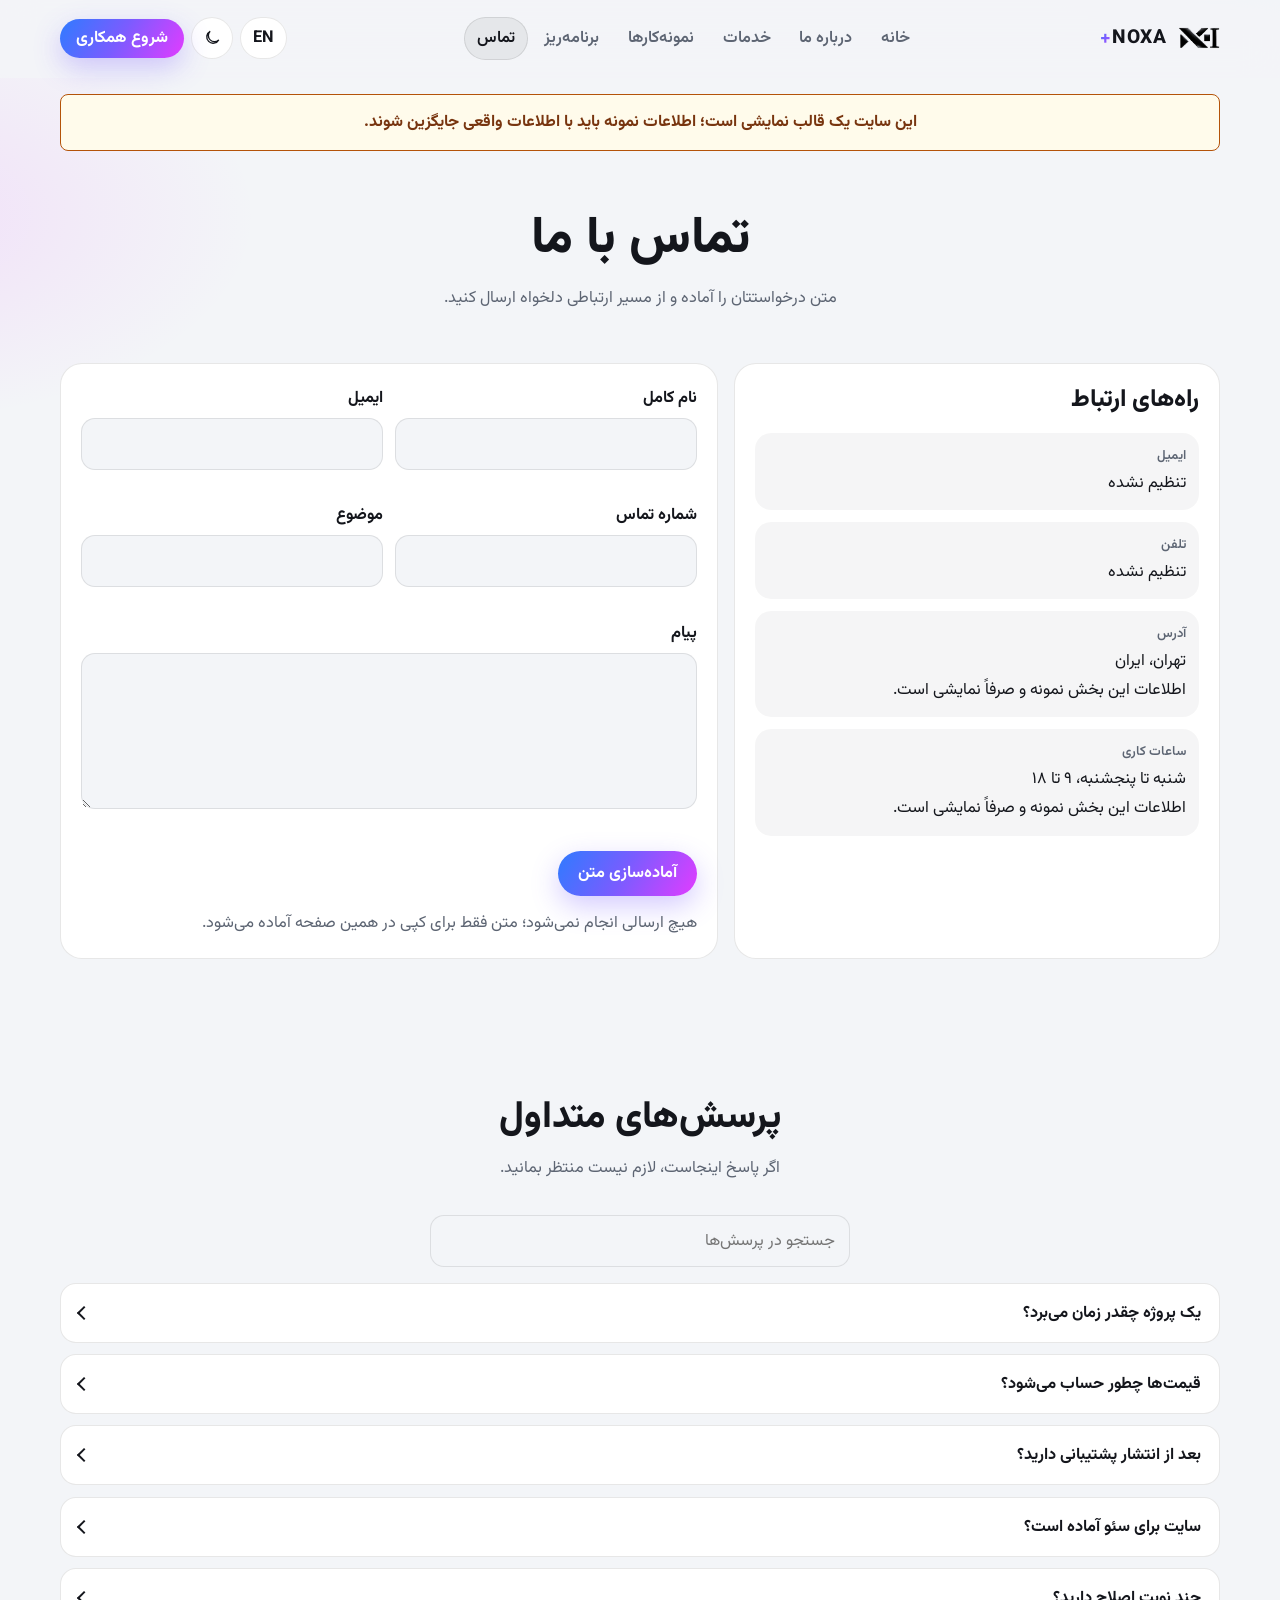
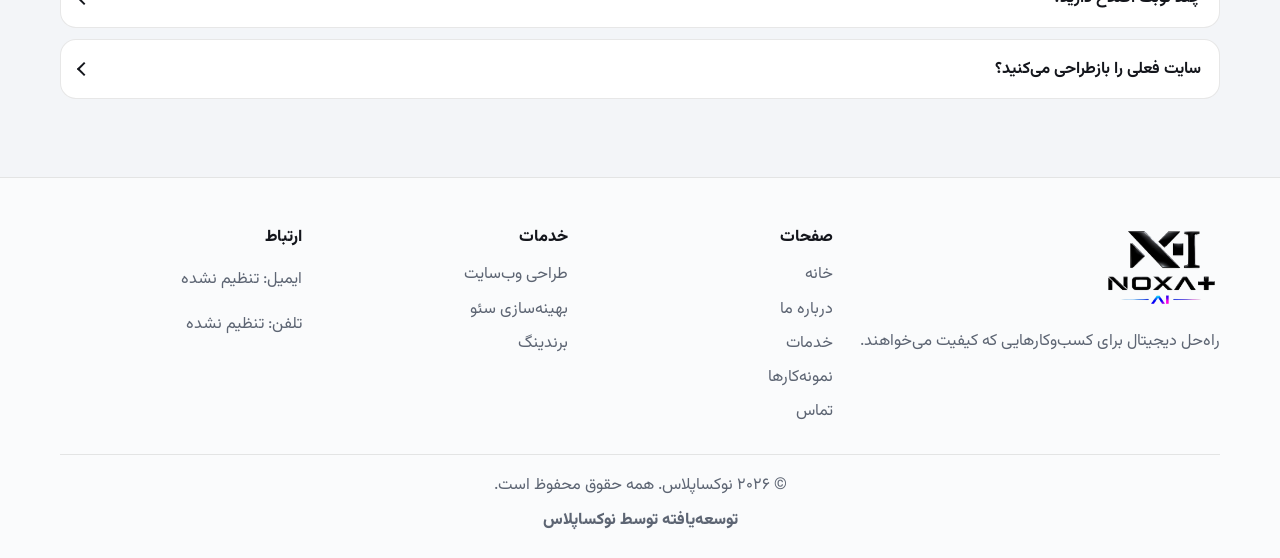
<file: noxaplus-website-business/contact.html>
<!DOCTYPE html>
<html lang="fa" dir="rtl">
<head>
<meta charset="UTF-8">
<meta name="viewport" content="width=device-width, initial-scale=1.0">
<meta name="description" content="تماس با نوکساپلاس برای شروع پروژه طراحی و توسعه.">
<meta name="theme-color" content="#07080c">
<title>تماس با ما | نوکساپلاس</title>
<link rel="icon" href="assets/brand/logo-tile-64.png" type="image/png">
<link rel="apple-touch-icon" href="assets/brand/apple-touch-icon.png">
<script>
try {
  var t = localStorage.getItem("noxaplus_theme");
  var l = localStorage.getItem("noxaplus_lang") || "fa";
  if (!t) t = matchMedia("(prefers-color-scheme: dark)").matches ? "dark" : "light";
  if (l !== "fa" && l !== "en") l = "fa";
  var root = document.documentElement;
  root.setAttribute("data-theme", t);
  root.lang = l;
  root.dir = l === "en" ? "ltr" : "rtl";
  root.classList.add("js");
  setTimeout(function () {
    if (!root.classList.contains("js-ready")) root.classList.remove("js");
  }, 2500);
} catch (e) {}
</script>
<link rel="stylesheet" href="css/style.css">
</head>
<body data-page="contact">
<a class="skip-link" href="#main" data-i18n="aria.skip">رفتن به محتوای اصلی</a>
<div class="progress" aria-hidden="true"><span></span></div>
<div class="page-curtain" aria-hidden="true"></div>
<header class="site-header">
  <div class="header-inner">
    <a class="brand" href="index.html">
      <img class="brand-mark on-light" src="assets/brand/mark-dark.png" alt="NoxaPlus">
      <img class="brand-mark on-dark" src="assets/brand/mark-light.png" alt="">
      <span class="brand-name">NOXA<span>+</span></span>
    </a>
    <nav aria-label="Main">
      <ul class="nav-links">
        <li><a href="index.html" data-nav="home" data-i18n="nav.home">خانه</a></li>
        <li><a href="about.html" data-nav="about" data-i18n="nav.about">درباره ما</a></li>
        <li><a href="services.html" data-nav="services" data-i18n="nav.services">خدمات</a></li>
        <li><a href="portfolio.html" data-nav="portfolio" data-i18n="nav.portfolio">نمونه‌کارها</a></li>
        <li><a href="planner.html" data-nav="planner" data-i18n="nav.planner">برنامه‌ریز پروژه</a></li>
        <li><a href="contact.html" data-nav="contact" data-i18n="nav.contact">تماس</a></li>
      </ul>
    </nav>
    <div class="header-actions">
      <button type="button" class="icon-btn lang-switch" data-i18n-aria="aria.lang" aria-label="تغییر زبان">EN</button>
      <button type="button" class="icon-btn theme-toggle" data-i18n-aria="aria.theme" aria-label="تغییر تم">
        <svg class="icon-moon" viewBox="0 0 24 24" fill="none" stroke="currentColor" stroke-width="1.8" aria-hidden="true"><path d="M21 14.5A8.5 8.5 0 1 1 9.5 3 7 7 0 0 0 21 14.5z"/></svg>
        <svg class="icon-sun" viewBox="0 0 24 24" fill="none" stroke="currentColor" stroke-width="1.8" aria-hidden="true"><circle cx="12" cy="12" r="4"/><path d="M12 2v2M12 20v2M4.9 4.9l1.4 1.4M17.7 17.7l1.4 1.4M2 12h2M20 12h2M4.9 19.1l1.4-1.4M17.7 6.3l1.4-1.4"/></svg>
      </button>
      <a class="btn btn-primary header-cta" href="contact.html" data-i18n="cta">شروع همکاری</a>
      <button type="button" class="hamburger" data-i18n-aria="aria.menu" aria-label="باز کردن منو" aria-expanded="false"><span></span><span></span><span></span></button>
    </div>
  </div>
</header>
<div class="nav-backdrop"></div>
<main id="main" tabindex="-1">
  <div class="container" style="padding:0.8rem 1rem;margin-top:1rem;text-align:center;border:1px solid #b45309;border-radius:0.5rem;background:#fffbeb;color:#78350f;font-weight:700" data-i18n="demo.notice">این سایت نمایشی است؛ داده‌ها نمونه و تأییدنشده‌اند و باید با اطلاعات واقعی جایگزین شوند.</div>
  <div class="container page-hero">
    <h1 data-i18n="contact.title">تماس با ما</h1>
    <p data-i18n="contact.lead">متن درخواستتان را آماده و از مسیر ارتباطی دلخواه ارسال کنید.</p>
  </div>
  <section class="section" style="padding-top:1.2rem">
    <div class="container contact-grid">
      <aside class="card">
        <h2 data-i18n="contact.info">راه‌های ارتباط</h2>
        <div class="info-list">
          <div><strong data-i18n="contact.email">ایمیل</strong><span data-i18n="contact.unconfigured">تنظیم نشده</span></div>
          <div><strong data-i18n="contact.phone">تلفن</strong><span data-i18n="contact.unconfigured">تنظیم نشده</span></div>
          <div><strong data-i18n="contact.address">آدرس</strong><span data-i18n="contact.addr">تهران، ایران</span><br><span data-i18n="demo.section">اطلاعات این بخش نمونه و صرفاً نمایشی است.</span></div>
          <div><strong data-i18n="contact.hours">ساعات کاری</strong><span data-i18n="contact.time">شنبه تا پنجشنبه، ۹ تا ۱۸</span><br><span data-i18n="demo.section">اطلاعات این بخش نمونه و صرفاً نمایشی است.</span></div>
        </div>
      </aside>
      <div class="card">
        <form id="contactForm" novalidate>
          <fieldset id="contactFields" class="contact-fields" disabled>
          <div class="form-row">
            <div class="form-group">
              <label for="name" data-i18n="form.name">نام کامل</label>
              <input id="name" name="name" type="text" autocomplete="name" required aria-describedby="error-name">
              <small id="error-name" class="field-error" data-for="name"></small>
            </div>
            <div class="form-group">
              <label for="email" data-i18n="form.email">ایمیل</label>
              <input id="email" name="email" type="email" autocomplete="email" required aria-describedby="error-email">
              <small id="error-email" class="field-error" data-for="email"></small>
            </div>
          </div>
          <div class="form-row">
            <div class="form-group">
              <label for="phone" data-i18n="form.phone">شماره تماس</label>
              <input id="phone" name="phone" type="tel" autocomplete="tel" aria-describedby="error-phone">
              <small id="error-phone" class="field-error" data-for="phone"></small>
            </div>
            <div class="form-group">
              <label for="subject" data-i18n="form.subject">موضوع</label>
              <input id="subject" name="subject" type="text">
              <small class="field-error" data-for="subject"></small>
            </div>
          </div>
          <div class="form-group">
            <label for="message" data-i18n="form.message">پیام</label>
            <textarea id="message" name="message" rows="5" required aria-describedby="error-message"></textarea>
            <small id="error-message" class="field-error" data-for="message"></small>
          </div>
          <button class="btn btn-primary" type="submit" data-i18n="btn.prepare">آماده‌سازی متن</button>
          <div id="contactResult" hidden>
            <div class="form-group">
              <label for="contactOutput" data-i18n="form.output">متن آماده‌شده</label>
              <textarea id="contactOutput" rows="8" readonly></textarea>
            </div>
            <button class="btn btn-ghost" type="button" id="copyContact" data-i18n="btn.copy">کپی متن</button>
          </div>
          </fieldset>
          <p class="section-lead" style="text-align:start;margin:0.8rem 0 0" data-i18n="form.hint">هیچ ارسالی انجام نمی‌شود؛ پیام فقط در همین صفحه برای کپی آماده می‌شود.</p>
          <p id="contactUnavailable" role="status">برای آماده‌سازی متن، جاوااسکریپت را فعال کنید. / Enable JavaScript to prepare a message.</p>
        </form>
      </div>
    </div>
  </section>
  <section class="section reveal">
    <div class="container">
      <h2 class="section-title" data-i18n="faq.title">پرسش‌های متداول</h2>
      <p class="section-lead" data-i18n="faq.lead">اگر پاسخ اینجاست، لازم نیست منتظر بمانید.</p>
      <label class="search">
        <input id="faqSearch" type="search" data-i18n-placeholder="faq.searchPh" placeholder="جستجو در پرسش‌ها">
      </label>
      <p class="filter-empty faq-empty" hidden data-i18n="faq.empty">پرسشی با این عبارت پیدا نشد.</p>
      <div class="faq-item"><button type="button" class="faq-q" aria-expanded="false"><span data-i18n="faq.1q">یک پروژه چقدر زمان می‌برد؟</span><i></i></button><div class="faq-a" data-i18n="faq.1a">بسته به محدوده، معمولاً بین دو تا شش هفته.</div></div>
      <div class="faq-item"><button type="button" class="faq-q" aria-expanded="false"><span data-i18n="faq.2q">قیمت‌ها چطور حساب می‌شود؟</span><i></i></button><div class="faq-a" data-i18n="faq.2a">بعد از شنیدن نیاز، برآورد شفاف می‌دهیم. پلن‌ها فقط نقطه شروع‌اند.</div></div>
      <div class="faq-item"><button type="button" class="faq-q" aria-expanded="false"><span data-i18n="faq.3q">بعد از انتشار پشتیبانی دارید؟</span><i></i></button><div class="faq-a" data-i18n="faq.3a">بله. نگهداری، رفع اشکال و به‌روزرسانی قابل توافق است.</div></div>
      <div class="faq-item"><button type="button" class="faq-q" aria-expanded="false"><span data-i18n="faq.4q">سایت برای سئو آماده است؟</span><i></i></button><div class="faq-a" data-i18n="faq.4a">ساختار، سرعت و عنوان‌ها از ابتدا با سئو هماهنگ می‌شوند.</div></div>
      <div class="faq-item"><button type="button" class="faq-q" aria-expanded="false"><span data-i18n="faq.5q">چند نوبت اصلاح دارید؟</span><i></i></button><div class="faq-a" data-i18n="faq.5a">در هر فاز طراحی، چند نوبت اصلاح داخل محدوده پروژه است.</div></div>
      <div class="faq-item"><button type="button" class="faq-q" aria-expanded="false"><span data-i18n="faq.6q">سایت فعلی را بازطراحی می‌کنید؟</span><i></i></button><div class="faq-a" data-i18n="faq.6a">بله. بازطراحی را با حفظ محتوا و بهبود ساختار انجام می‌دهیم.</div></div>
    </div>
  </section>
</main>
<footer class="site-footer">
  <div class="container footer-grid">
    <div>
      <img class="footer-logo on-light" src="assets/brand/logo-dark.png" alt="NoxaPlus">
      <img class="footer-logo on-dark" src="assets/brand/logo-light.png" alt="">
      <p data-i18n="foot.blurb">راه‌حل دیجیتال برای کسب‌وکارهایی که کیفیت می‌خواهند.</p>
    </div>
    <div>
      <h4 data-i18n="foot.links">صفحات</h4>
      <a href="index.html" data-i18n="nav.home">خانه</a>
      <a href="about.html" data-i18n="nav.about">درباره ما</a>
      <a href="services.html" data-i18n="nav.services">خدمات</a>
      <a href="portfolio.html" data-i18n="nav.portfolio">نمونه‌کارها</a>
      <a href="contact.html" data-i18n="nav.contact">تماس</a>
    </div>
    <div>
      <h4 data-i18n="foot.services">خدمات</h4>
      <a href="services.html" data-i18n="svc.web.t">طراحی وب‌سایت</a>
      <a href="services.html" data-i18n="svc.seo.t">بهینه‌سازی سئو</a>
      <a href="services.html" data-i18n="svc.brand.t">برندینگ</a>
    </div>
    <div>
      <h4 data-i18n="foot.contact">ارتباط</h4>
      <p><span data-i18n="contact.email">ایمیل</span>: <span data-i18n="contact.unconfigured">تنظیم نشده</span></p>
      <p><span data-i18n="contact.phone">تلفن</span>: <span data-i18n="contact.unconfigured">تنظیم نشده</span></p>
    </div>
  </div>
  <div class="container footer-bottom">
    <div data-i18n="foot.copy">© ۲۰۲۶ نوکساپلاس. همه حقوق محفوظ است.</div>
    <p class="credit" data-i18n="credit">توسعه‌یافته توسط نوکساپلاس</p>
  </div>
</footer>
<button type="button" class="to-top" data-i18n-aria="aria.top" aria-label="بازگشت به بالا">↑</button>
<div class="toast" role="status" aria-live="polite"></div>
<script src="js/main.js"></script>
</body>
</html>
</file>
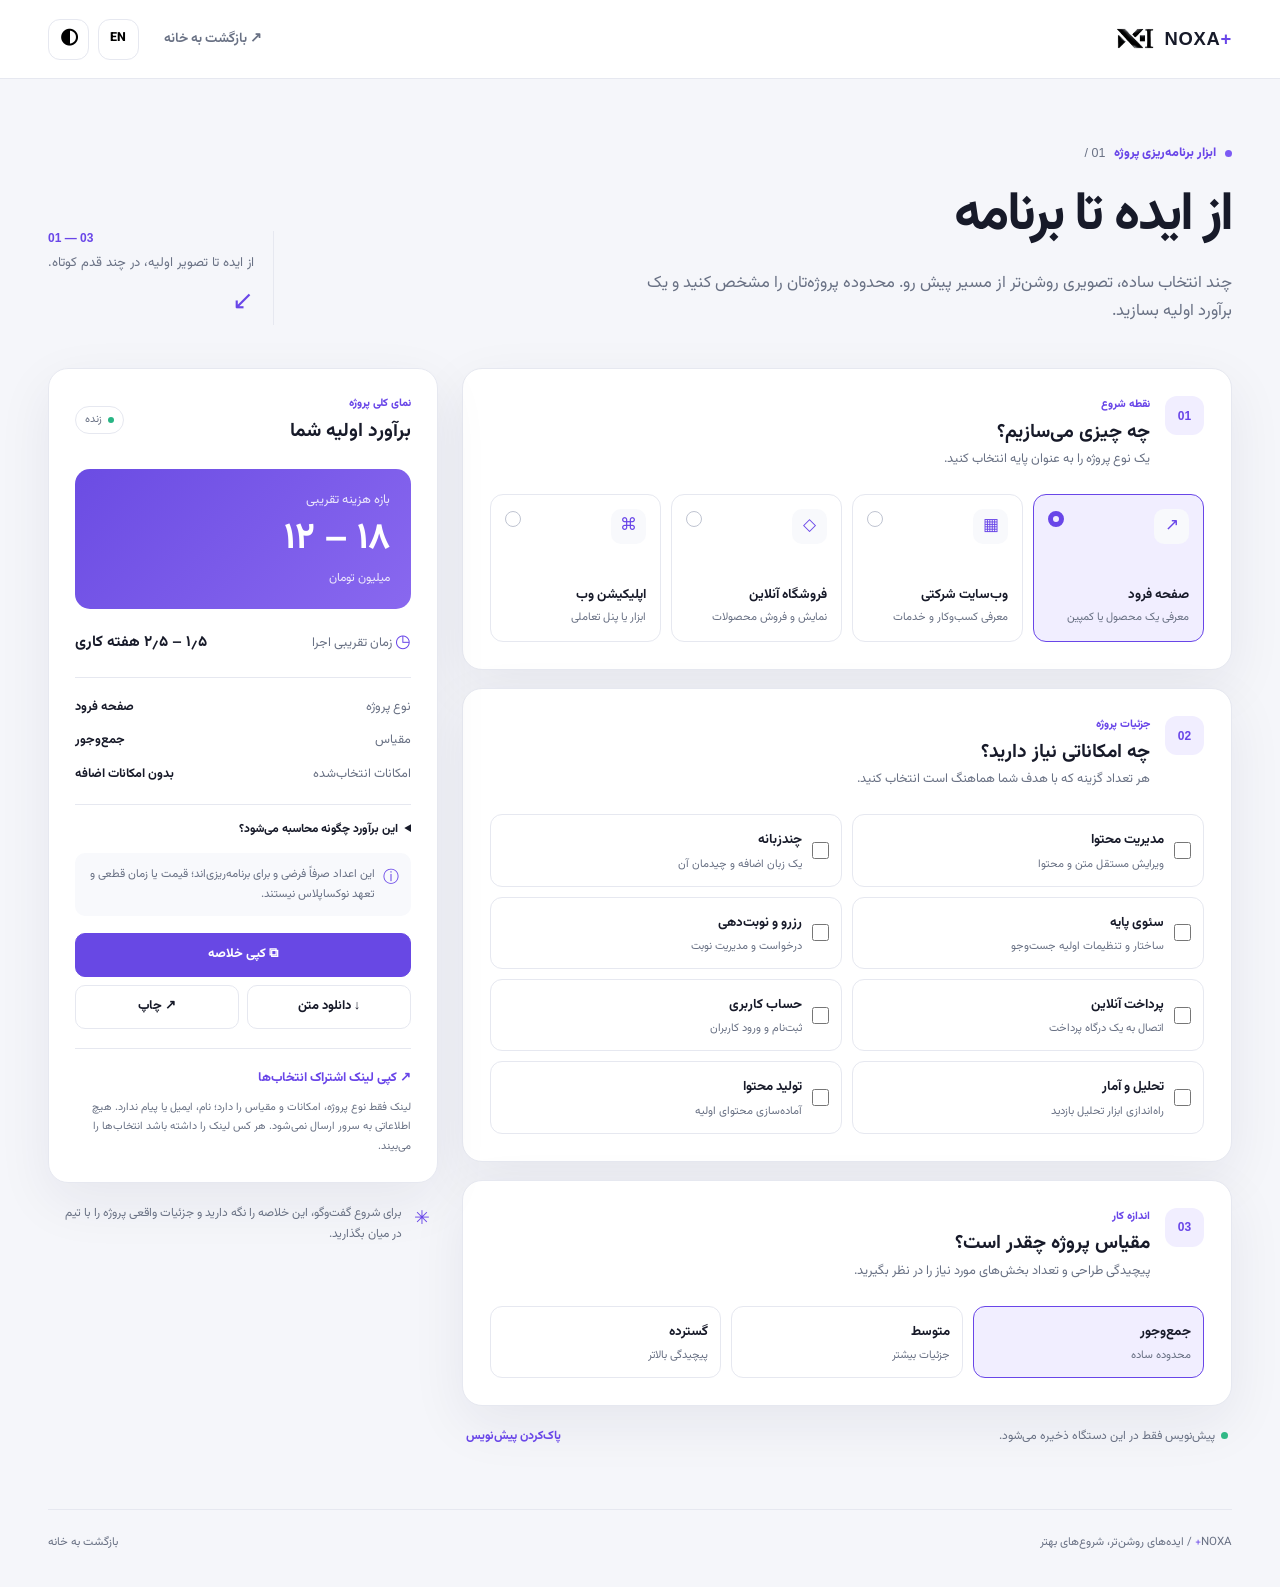
<file: noxaplus-website-business/planner.html>
<!DOCTYPE html>
<html lang="fa" dir="rtl">
<head>
  <meta charset="utf-8">
  <meta name="viewport" content="width=device-width, initial-scale=1">
  <meta name="theme-color" content="#111320">
  <title>برنامه‌ریز پروژه | نوکساپلاس</title>
  <link rel="icon" href="assets/brand/logo-tile-64.png" type="image/png">
  <script>
    try {
      const lang = localStorage.getItem('noxaplus_lang');
      const theme = localStorage.getItem('noxaplus_theme');
      document.documentElement.lang = lang === 'en' ? 'en' : 'fa';
      document.documentElement.dir = lang === 'en' ? 'ltr' : 'rtl';
      document.documentElement.dataset.theme = theme === 'dark' || theme === 'light' ? theme : (matchMedia('(prefers-color-scheme: dark)').matches ? 'dark' : 'light');
    } catch (_) {}
  </script>
  <link rel="stylesheet" href="css/planner.css">
  <script src="js/planner.js" defer></script>
</head>
<body>
  <a class="skip-link" href="#planner" data-t="skip">رفتن به برنامه‌ریز</a>
  <header class="site-header">
    <div class="header-inner">
      <a class="brand" href="index.html" aria-label="NoxaPlus">
        <img class="logo-light" src="assets/brand/mark-dark.png" alt="">
        <img class="logo-dark" src="assets/brand/mark-light.png" alt="">
        <span>NOXA<span class="brand-plus">+</span></span>
      </a>
      <div class="header-actions">
        <a class="home-link" href="index.html"><span aria-hidden="true">↗</span> <span data-t="back">بازگشت به خانه</span></a>
        <button class="header-button" id="language" type="button" aria-label="Switch to English">EN</button>
        <button class="header-button theme-button" id="theme" type="button" aria-label="تغییر ظاهر"><span aria-hidden="true">◐</span></button>
      </div>
    </div>
  </header>
  <main id="planner" class="container">
    <section class="intro" aria-labelledby="page-title">
      <div class="intro-main">
        <div class="eyebrow"><span class="eyebrow-dot"></span><span data-t="eyebrow">ابزار برنامه‌ریزی پروژه</span><span class="eyebrow-index"> / 01</span></div>
        <h1 id="page-title" data-t="title">از ایده تا برنامه</h1>
        <p class="intro-copy" data-t="intro">چند انتخاب ساده، تصویری روشن‌تر از مسیر پیش رو. محدوده پروژه‌تان را مشخص کنید و یک برآورد اولیه بسازید.</p>
      </div>
      <div class="intro-side"><span class="intro-number">01 — 03</span><span data-t="introSide">از ایده تا تصویر اولیه،<br>در چند قدم کوتاه.</span><span class="intro-arrow" aria-hidden="true">↙</span></div>
    </section>

    <div class="workspace">
      <form id="planner-form" class="form-column" autocomplete="off">
        <section class="panel step-panel" aria-labelledby="type-heading">
          <div class="section-heading"><span class="step-number">01</span><div><p class="section-kicker" data-t="stepOne">نقطه شروع</p><h2 id="type-heading" data-t="typeTitle">چه چیزی می‌سازیم؟</h2><p data-t="typeHelp">یک نوع پروژه را به عنوان پایه انتخاب کنید.</p></div></div>
          <fieldset class="choice-grid type-grid"><legend class="sr-only" data-t="typeLegend">نوع پروژه</legend>
            <label class="choice-card"><input type="radio" name="type" value="landing" checked><span class="choice-content"><span class="choice-top"><span class="choice-icon">↗</span><span class="choice-indicator"></span></span><strong data-t="landing">صفحه فرود</strong><small data-t="landingDesc">معرفی یک محصول یا کمپین</small></span></label>
            <label class="choice-card"><input type="radio" name="type" value="business"><span class="choice-content"><span class="choice-top"><span class="choice-icon">▦</span><span class="choice-indicator"></span></span><strong data-t="business">وب‌سایت شرکتی</strong><small data-t="businessDesc">معرفی کسب‌وکار و خدمات</small></span></label>
            <label class="choice-card"><input type="radio" name="type" value="store"><span class="choice-content"><span class="choice-top"><span class="choice-icon">◇</span><span class="choice-indicator"></span></span><strong data-t="store">فروشگاه آنلاین</strong><small data-t="storeDesc">نمایش و فروش محصولات</small></span></label>
            <label class="choice-card"><input type="radio" name="type" value="webapp"><span class="choice-content"><span class="choice-top"><span class="choice-icon">⌘</span><span class="choice-indicator"></span></span><strong data-t="webapp">اپلیکیشن وب</strong><small data-t="webappDesc">ابزار یا پنل تعاملی</small></span></label>
          </fieldset>
        </section>
        <section class="panel step-panel" aria-labelledby="features-heading">
          <div class="section-heading"><span class="step-number">02</span><div><p class="section-kicker" data-t="stepTwo">جزئیات پروژه</p><h2 id="features-heading" data-t="featuresTitle">چه امکاناتی نیاز دارید؟</h2><p data-t="featuresHelp">هر تعداد گزینه که با هدف شما هماهنگ است انتخاب کنید.</p></div></div>
          <fieldset class="choice-grid feature-grid"><legend class="sr-only" data-t="featuresLegend">امکانات پروژه</legend>
            <label class="feature"><input type="checkbox" name="feature" value="cms"><span><strong data-t="cms">مدیریت محتوا</strong><small data-t="cmsDesc">ویرایش مستقل متن و محتوا</small></span><i aria-hidden="true"></i></label>
            <label class="feature"><input type="checkbox" name="feature" value="multilingual"><span><strong data-t="multilingual">چندزبانه</strong><small data-t="multilingualDesc">یک زبان اضافه و چیدمان آن</small></span><i aria-hidden="true"></i></label>
            <label class="feature"><input type="checkbox" name="feature" value="seo"><span><strong data-t="seo">سئوی پایه</strong><small data-t="seoDesc">ساختار و تنظیمات اولیه جست‌وجو</small></span><i aria-hidden="true"></i></label>
            <label class="feature"><input type="checkbox" name="feature" value="booking"><span><strong data-t="booking">رزرو و نوبت‌دهی</strong><small data-t="bookingDesc">درخواست و مدیریت نوبت</small></span><i aria-hidden="true"></i></label>
            <label class="feature"><input type="checkbox" name="feature" value="payment"><span><strong data-t="payment">پرداخت آنلاین</strong><small data-t="paymentDesc">اتصال به یک درگاه پرداخت</small></span><i aria-hidden="true"></i></label>
            <label class="feature"><input type="checkbox" name="feature" value="account"><span><strong data-t="account">حساب کاربری</strong><small data-t="accountDesc">ثبت‌نام و ورود کاربران</small></span><i aria-hidden="true"></i></label>
            <label class="feature"><input type="checkbox" name="feature" value="analytics"><span><strong data-t="analytics">تحلیل و آمار</strong><small data-t="analyticsDesc">راه‌اندازی ابزار تحلیل بازدید</small></span><i aria-hidden="true"></i></label>
            <label class="feature"><input type="checkbox" name="feature" value="content"><span><strong data-t="content">تولید محتوا</strong><small data-t="contentDesc">آماده‌سازی محتوای اولیه</small></span><i aria-hidden="true"></i></label>
          </fieldset>
        </section>
        <section class="panel step-panel" aria-labelledby="scope-heading">
          <div class="section-heading"><span class="step-number">03</span><div><p class="section-kicker" data-t="stepThree">اندازه کار</p><h2 id="scope-heading" data-t="scopeTitle">مقیاس پروژه چقدر است؟</h2><p data-t="scopeHelp">پیچیدگی طراحی و تعداد بخش‌های مورد نیاز را در نظر بگیرید.</p></div></div>
          <fieldset class="scope-options"><legend class="sr-only" data-t="scopeLegend">مقیاس پروژه</legend>
            <label><input type="radio" name="scope" value="small" checked><span><strong data-t="small">جمع‌وجور</strong><small data-t="smallDesc">محدوده ساده</small></span></label>
            <label><input type="radio" name="scope" value="medium"><span><strong data-t="medium">متوسط</strong><small data-t="mediumDesc">جزئیات بیشتر</small></span></label>
            <label><input type="radio" name="scope" value="large"><span><strong data-t="large">گسترده</strong><small data-t="largeDesc">پیچیدگی بالاتر</small></span></label>
          </fieldset>
        </section>
        <div class="draft-row"><span><span class="save-dot" aria-hidden="true"></span><span id="save-status" data-t="saved">پیش‌نویس فقط در این دستگاه ذخیره می‌شود.</span></span><button id="clear" class="text-button" type="button" data-t="clear">پاک‌کردن پیش‌نویس</button></div>
      </form>

      <aside class="summary-column" aria-labelledby="summary-heading">
        <div class="summary-card">
          <div class="summary-header"><div><p class="summary-kicker" data-t="summaryKicker">نمای کلی پروژه</p><h2 id="summary-heading" data-t="summaryTitle">برآورد اولیه شما</h2></div><span class="live-badge"><span></span> <span data-t="live">زنده</span></span></div>
          <div class="estimate"><span data-t="estimatedCost">بازه هزینه تقریبی</span><strong id="cost">—</strong><small data-t="currency">میلیون تومان</small></div>
          <div class="estimate-time"><span><span class="time-icon" aria-hidden="true">◷</span> <span data-t="estimatedTime">زمان تقریبی اجرا</span></span><strong id="time">—</strong></div>
          <div class="summary-divider"></div>
          <div class="summary-details"><div><span data-t="projectLabel">نوع پروژه</span><strong id="summary-type">—</strong></div><div><span data-t="scopeLabel">مقیاس</span><strong id="summary-scope">—</strong></div><div class="features-summary"><span data-t="selectedFeatures">امکانات انتخاب‌شده</span><strong id="summary-features">—</strong></div></div>
          <details class="assumptions"><summary data-t="how">این برآورد چگونه محاسبه می‌شود؟</summary><p data-t="formula">پایه نوع پروژه + مجموع امکانات، ضربدر ضریب مقیاس؛ سپس بازه هزینه با ۲۰٪ عدم‌قطعیت و زمان با ۲۵٪ عدم‌قطعیت محاسبه می‌شود.</p><p id="calculation"></p><p data-t="exclusions">مبالغ فرضی و به میلیون تومان‌اند. هزینه دامنه، میزبانی، اشتراک سرویس‌ها، مالیات، نگهداری و تولید محتوای اضافی لحاظ نشده‌اند. زمان به هفته کاری و با فرض آماده‌بودن ورودی‌ها و بازخورد به‌موقع است.</p></details>
          <p class="disclaimer"><span aria-hidden="true">ⓘ</span> <span data-t="disclaimer">این اعداد صرفاً فرضی و برای برنامه‌ریزی‌اند؛ قیمت یا زمان قطعی و تعهد نوکساپلاس نیستند.</span></p>
          <div class="summary-actions"><button id="copy" class="button primary" type="button"><span aria-hidden="true">⧉</span> <span data-t="copy">کپی خلاصه</span></button><button id="download" class="button secondary" type="button"><span aria-hidden="true">↓</span> <span data-t="download">دانلود متن</span></button><button id="print" class="button secondary" type="button"><span aria-hidden="true">↗</span> <span data-t="print">چاپ</span></button></div>
          <div class="share-block"><button id="share" class="share-button" type="button"><span aria-hidden="true">↗</span> <span data-t="share">کپی لینک اشتراک انتخاب‌ها</span></button><p data-t="privacy">لینک فقط نوع پروژه، امکانات و مقیاس را دارد؛ نام، ایمیل یا پیام ندارد. هیچ اطلاعاتی به سرور ارسال نمی‌شود. هر کس لینک را داشته باشد انتخاب‌ها را می‌بیند.</p></div>
          <p id="action-status" class="action-status" role="status" aria-live="polite"></p>
        </div>
        <div class="aside-note"><span class="aside-note-icon" aria-hidden="true">✳</span><p data-t="asideNote">برای شروع گفت‌وگو، این خلاصه را نگه دارید و جزئیات واقعی پروژه را با تیم در میان بگذارید.</p></div>
      </aside>
    </div>
    <footer class="footer"><span>NOXA<span class="brand-plus">+</span> <span data-t="footer"> / ایده‌های روشن‌تر، شروع‌های بهتر</span></span><a href="index.html" data-t="back">بازگشت به خانه</a></footer>
  </main>
  <noscript><div class="noscript">برای استفاده از برنامه‌ریز، جاوااسکریپت را فعال کنید. / Enable JavaScript to use the planner.</div></noscript>
</body>
</html>
</file>
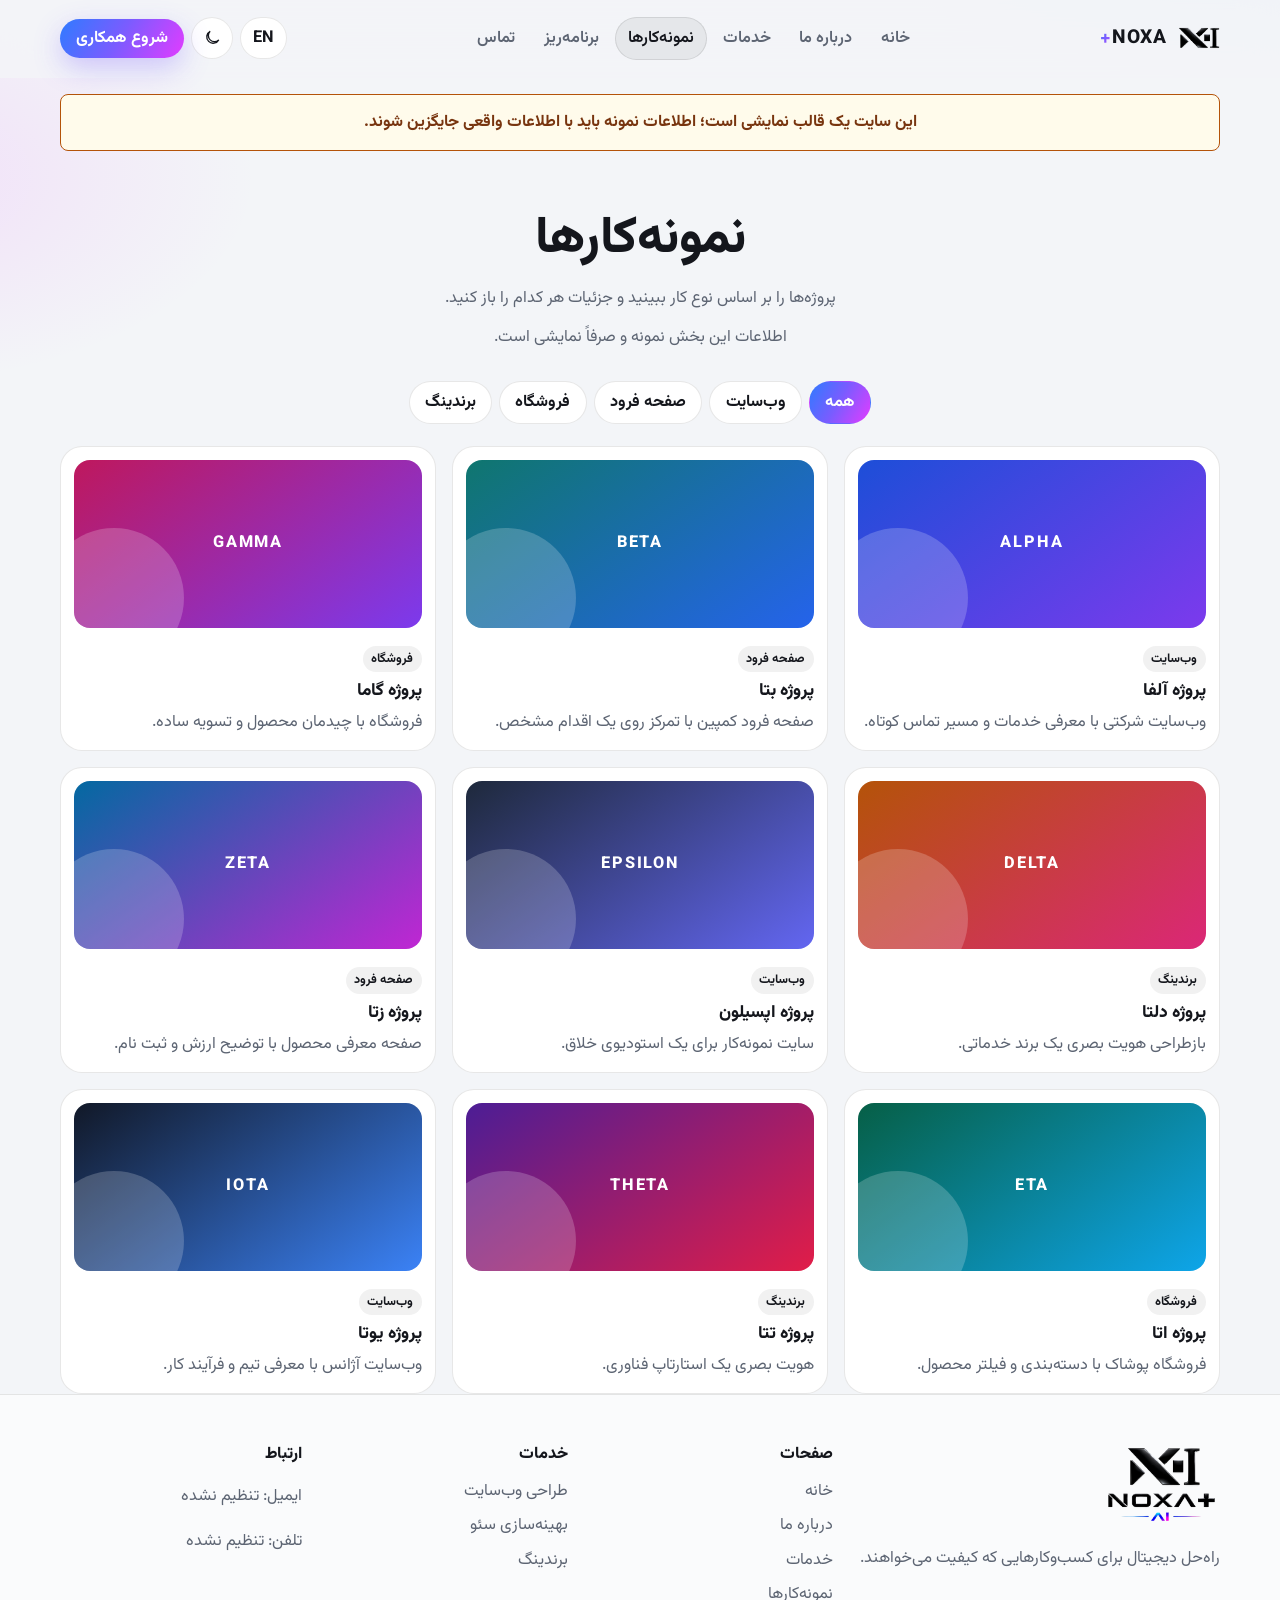
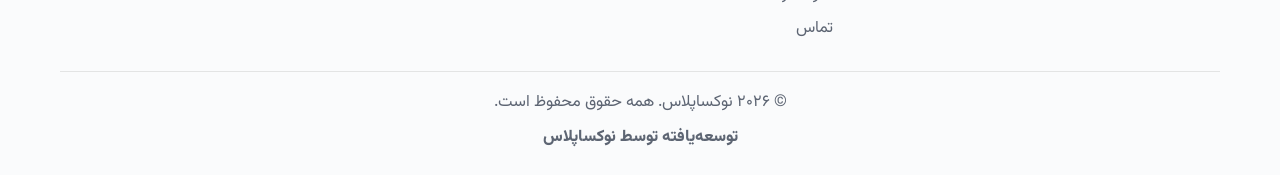
<file: noxaplus-website-business/portfolio.html>
<!DOCTYPE html>
<html lang="fa" dir="rtl">
<head>
<meta charset="UTF-8">
<meta name="viewport" content="width=device-width, initial-scale=1.0">
<meta name="description" content="نمونه‌کارهای وب‌سایت، صفحه فرود، فروشگاه و برندینگ نوکساپلاس.">
<meta name="theme-color" content="#07080c">
<title>نمونه‌کارها | نوکساپلاس</title>
<link rel="icon" href="assets/brand/logo-tile-64.png" type="image/png">
<link rel="apple-touch-icon" href="assets/brand/apple-touch-icon.png">
<script>
try {
  var t = localStorage.getItem("noxaplus_theme");
  var l = localStorage.getItem("noxaplus_lang") || "fa";
  if (!t) t = matchMedia("(prefers-color-scheme: dark)").matches ? "dark" : "light";
  if (l !== "fa" && l !== "en") l = "fa";
  var root = document.documentElement;
  root.setAttribute("data-theme", t);
  root.lang = l;
  root.dir = l === "en" ? "ltr" : "rtl";
  root.classList.add("js");
  setTimeout(function () {
    if (!root.classList.contains("js-ready")) root.classList.remove("js");
  }, 2500);
} catch (e) {}
</script>
<link rel="stylesheet" href="css/style.css">
</head>
<body data-page="portfolio">
<a class="skip-link" href="#main" data-i18n="aria.skip">رفتن به محتوای اصلی</a>
<div class="progress" aria-hidden="true"><span></span></div>
<div class="page-curtain" aria-hidden="true"></div>
<header class="site-header">
  <div class="header-inner">
    <a class="brand" href="index.html">
      <img class="brand-mark on-light" src="assets/brand/mark-dark.png" alt="NoxaPlus">
      <img class="brand-mark on-dark" src="assets/brand/mark-light.png" alt="">
      <span class="brand-name">NOXA<span>+</span></span>
    </a>
    <nav aria-label="Main">
      <ul class="nav-links">
        <li><a href="index.html" data-nav="home" data-i18n="nav.home">خانه</a></li>
        <li><a href="about.html" data-nav="about" data-i18n="nav.about">درباره ما</a></li>
        <li><a href="services.html" data-nav="services" data-i18n="nav.services">خدمات</a></li>
        <li><a href="portfolio.html" data-nav="portfolio" data-i18n="nav.portfolio">نمونه‌کارها</a></li>
        <li><a href="planner.html" data-nav="planner" data-i18n="nav.planner">برنامه‌ریز پروژه</a></li>
        <li><a href="contact.html" data-nav="contact" data-i18n="nav.contact">تماس</a></li>
      </ul>
    </nav>
    <div class="header-actions">
      <button type="button" class="icon-btn lang-switch" data-i18n-aria="aria.lang" aria-label="تغییر زبان">EN</button>
      <button type="button" class="icon-btn theme-toggle" data-i18n-aria="aria.theme" aria-label="تغییر تم">
        <svg class="icon-moon" viewBox="0 0 24 24" fill="none" stroke="currentColor" stroke-width="1.8" aria-hidden="true"><path d="M21 14.5A8.5 8.5 0 1 1 9.5 3 7 7 0 0 0 21 14.5z"/></svg>
        <svg class="icon-sun" viewBox="0 0 24 24" fill="none" stroke="currentColor" stroke-width="1.8" aria-hidden="true"><circle cx="12" cy="12" r="4"/><path d="M12 2v2M12 20v2M4.9 4.9l1.4 1.4M17.7 17.7l1.4 1.4M2 12h2M20 12h2M4.9 19.1l1.4-1.4M17.7 6.3l1.4-1.4"/></svg>
      </button>
      <a class="btn btn-primary header-cta" href="contact.html" data-i18n="cta">شروع همکاری</a>
      <button type="button" class="hamburger" data-i18n-aria="aria.menu" aria-label="باز کردن منو" aria-expanded="false"><span></span><span></span><span></span></button>
    </div>
  </div>
</header>
<div class="nav-backdrop"></div>
<main id="main" tabindex="-1">
  <div class="container" style="padding:0.8rem 1rem;margin-top:1rem;text-align:center;border:1px solid #b45309;border-radius:0.5rem;background:#fffbeb;color:#78350f;font-weight:700" data-i18n="demo.notice">این سایت نمایشی است؛ داده‌ها نمونه و تأییدنشده‌اند و باید با اطلاعات واقعی جایگزین شوند.</div>
  <div class="container page-hero">
    <h1 data-i18n="port.title">نمونه‌کارها</h1>
    <p data-i18n="port.lead">پروژه‌ها را بر اساس نوع کار ببینید و جزئیات هر کدام را باز کنید.</p>
    <p data-i18n="demo.section">اطلاعات این بخش نمونه و صرفاً نمایشی است.</p>
  </div>
  <div class="container">
    <div class="filters" role="group" aria-label="Portfolio categories">
      <button type="button" class="filter-btn active" data-filter="all" data-i18n="filter.all">همه</button>
      <button type="button" class="filter-btn" data-filter="website" data-i18n="filter.website">وب‌سایت</button>
      <button type="button" class="filter-btn" data-filter="landing" data-i18n="filter.landing">صفحه فرود</button>
      <button type="button" class="filter-btn" data-filter="ecommerce" data-i18n="filter.ecommerce">فروشگاه</button>
      <button type="button" class="filter-btn" data-filter="branding" data-i18n="filter.branding">برندینگ</button>
    </div>
    <p class="filter-empty" hidden data-i18n="filter.empty">در این دسته نمونه‌ای نیست.</p>
    <div class="grid grid-3">
      <article class="card project-card" tabindex="0" data-cat="website" data-cover="c1" data-tech="HTML, CSS, JavaScript">
        <div class="cover c1"><span>ALPHA</span></div><span class="tag" data-i18n="filter.website">وب‌سایت</span><h3 data-i18n="work.alpha.t">پروژه آلفا</h3><p data-i18n="work.alpha.d">وب‌سایت شرکتی با معرفی خدمات و مسیر تماس کوتاه.</p>
      </article>
      <article class="card project-card" tabindex="0" data-cat="landing" data-cover="c2" data-tech="HTML, CSS">
        <div class="cover c2"><span>BETA</span></div><span class="tag" data-i18n="filter.landing">صفحه فرود</span><h3 data-i18n="work.beta.t">پروژه بتا</h3><p data-i18n="work.beta.d">صفحه فرود کمپین با تمرکز روی یک اقدام مشخص.</p>
      </article>
      <article class="card project-card" tabindex="0" data-cat="ecommerce" data-cover="c3" data-tech="HTML, CSS, JavaScript">
        <div class="cover c3"><span>GAMMA</span></div><span class="tag" data-i18n="filter.ecommerce">فروشگاه</span><h3 data-i18n="work.gamma.t">پروژه گاما</h3><p data-i18n="work.gamma.d">فروشگاه با چیدمان محصول و تسویه ساده.</p>
      </article>
      <article class="card project-card" tabindex="0" data-cat="branding" data-cover="c4" data-tech="Brand system">
        <div class="cover c4"><span>DELTA</span></div><span class="tag" data-i18n="filter.branding">برندینگ</span><h3 data-i18n="work.delta.t">پروژه دلتا</h3><p data-i18n="work.delta.d">بازطراحی هویت بصری یک برند خدماتی.</p>
      </article>
      <article class="card project-card" tabindex="0" data-cat="website" data-cover="c5" data-tech="HTML, CSS">
        <div class="cover c5"><span>EPSILON</span></div><span class="tag" data-i18n="filter.website">وب‌سایت</span><h3 data-i18n="work.epsilon.t">پروژه اپسیلون</h3><p data-i18n="work.epsilon.d">سایت نمونه‌کار برای یک استودیوی خلاق.</p>
      </article>
      <article class="card project-card" tabindex="0" data-cat="landing" data-cover="c6" data-tech="HTML, CSS, JavaScript">
        <div class="cover c6"><span>ZETA</span></div><span class="tag" data-i18n="filter.landing">صفحه فرود</span><h3 data-i18n="work.zeta.t">پروژه زتا</h3><p data-i18n="work.zeta.d">صفحه معرفی محصول با توضیح ارزش و ثبت نام.</p>
      </article>
      <article class="card project-card" tabindex="0" data-cat="ecommerce" data-cover="c7" data-tech="HTML, CSS">
        <div class="cover c7"><span>ETA</span></div><span class="tag" data-i18n="filter.ecommerce">فروشگاه</span><h3 data-i18n="work.eta.t">پروژه اتا</h3><p data-i18n="work.eta.d">فروشگاه پوشاک با دسته‌بندی و فیلتر محصول.</p>
      </article>
      <article class="card project-card" tabindex="0" data-cat="branding" data-cover="c8" data-tech="Identity">
        <div class="cover c8"><span>THETA</span></div><span class="tag" data-i18n="filter.branding">برندینگ</span><h3 data-i18n="work.theta.t">پروژه تتا</h3><p data-i18n="work.theta.d">هویت بصری یک استارتاپ فناوری.</p>
      </article>
      <article class="card project-card" tabindex="0" data-cat="website" data-cover="c9" data-tech="HTML, CSS">
        <div class="cover c9"><span>IOTA</span></div><span class="tag" data-i18n="filter.website">وب‌سایت</span><h3 data-i18n="work.iota.t">پروژه یوتا</h3><p data-i18n="work.iota.d">وب‌سایت آژانس با معرفی تیم و فرآیند کار.</p>
      </article>
    </div>
  </div>
  <div class="modal" hidden>
    <div class="modal-backdrop" data-close></div>
    <div class="modal-dialog" role="dialog" aria-modal="true" aria-labelledby="modalTitle">
      <button type="button" class="modal-close" data-close data-i18n-aria="aria.close" aria-label="بستن">×</button>
      <div class="cover modal-cover c1"><span></span></div>
      <h3 id="modalTitle" class="modal-title"></h3>
      <p class="modal-desc"></p>
      <dl class="meta">
        <div><dt data-i18n="modal.tech">تکنولوژی</dt><dd class="modal-tech"></dd></div>
        <div><dt data-i18n="modal.cat">دسته‌بندی</dt><dd class="modal-cat"></dd></div>
      </dl>
    </div>
  </div>
</main>
<footer class="site-footer">
  <div class="container footer-grid">
    <div>
      <img class="footer-logo on-light" src="assets/brand/logo-dark.png" alt="NoxaPlus">
      <img class="footer-logo on-dark" src="assets/brand/logo-light.png" alt="">
      <p data-i18n="foot.blurb">راه‌حل دیجیتال برای کسب‌وکارهایی که کیفیت می‌خواهند.</p>
    </div>
    <div>
      <h4 data-i18n="foot.links">صفحات</h4>
      <a href="index.html" data-i18n="nav.home">خانه</a>
      <a href="about.html" data-i18n="nav.about">درباره ما</a>
      <a href="services.html" data-i18n="nav.services">خدمات</a>
      <a href="portfolio.html" data-i18n="nav.portfolio">نمونه‌کارها</a>
      <a href="contact.html" data-i18n="nav.contact">تماس</a>
    </div>
    <div>
      <h4 data-i18n="foot.services">خدمات</h4>
      <a href="services.html" data-i18n="svc.web.t">طراحی وب‌سایت</a>
      <a href="services.html" data-i18n="svc.seo.t">بهینه‌سازی سئو</a>
      <a href="services.html" data-i18n="svc.brand.t">برندینگ</a>
    </div>
    <div>
      <h4 data-i18n="foot.contact">ارتباط</h4>
      <p><span data-i18n="contact.email">ایمیل</span>: <span data-i18n="contact.unconfigured">تنظیم نشده</span></p>
      <p><span data-i18n="contact.phone">تلفن</span>: <span data-i18n="contact.unconfigured">تنظیم نشده</span></p>
    </div>
  </div>
  <div class="container footer-bottom">
    <div data-i18n="foot.copy">© ۲۰۲۶ نوکساپلاس. همه حقوق محفوظ است.</div>
    <p class="credit" data-i18n="credit">توسعه‌یافته توسط نوکساپلاس</p>
  </div>
</footer>
<button type="button" class="to-top" data-i18n-aria="aria.top" aria-label="بازگشت به بالا">↑</button>
<div class="toast" role="status" aria-live="polite"></div>
<script src="js/main.js"></script>
</body>
</html>
</file>
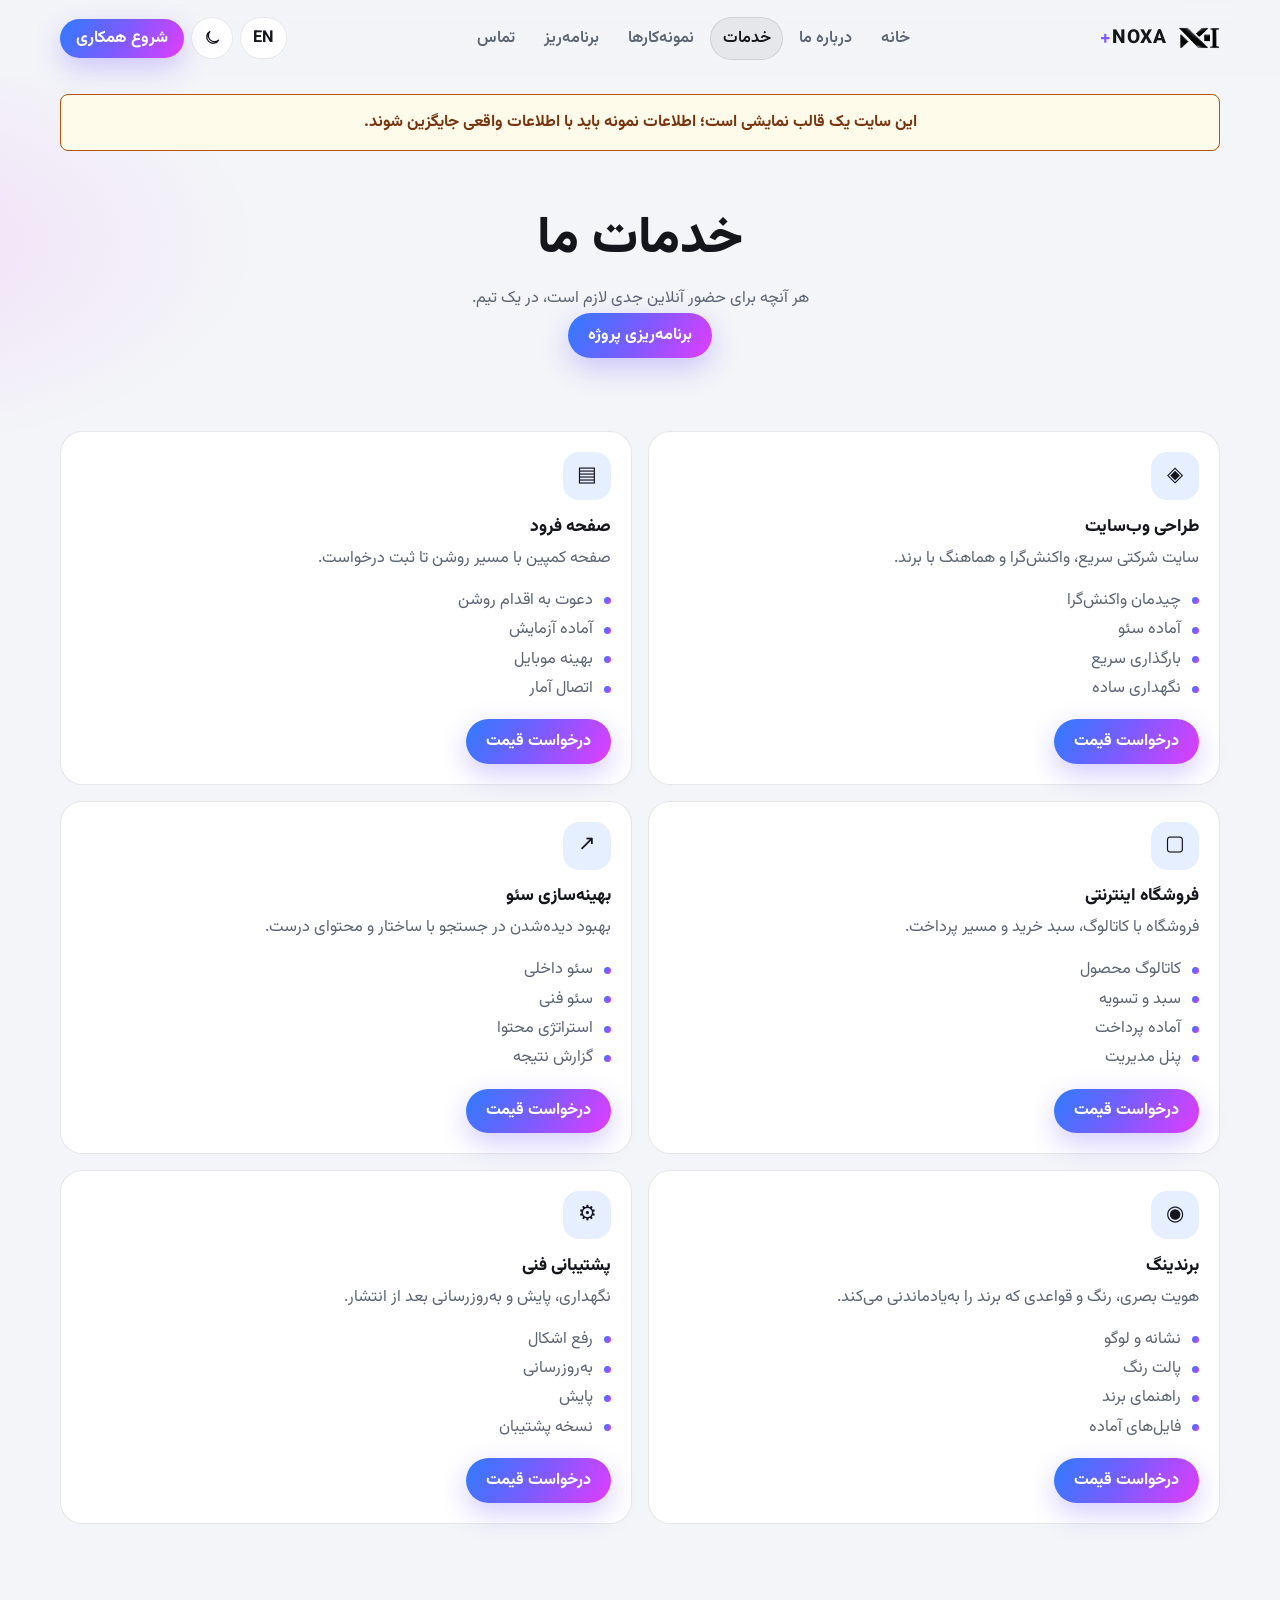
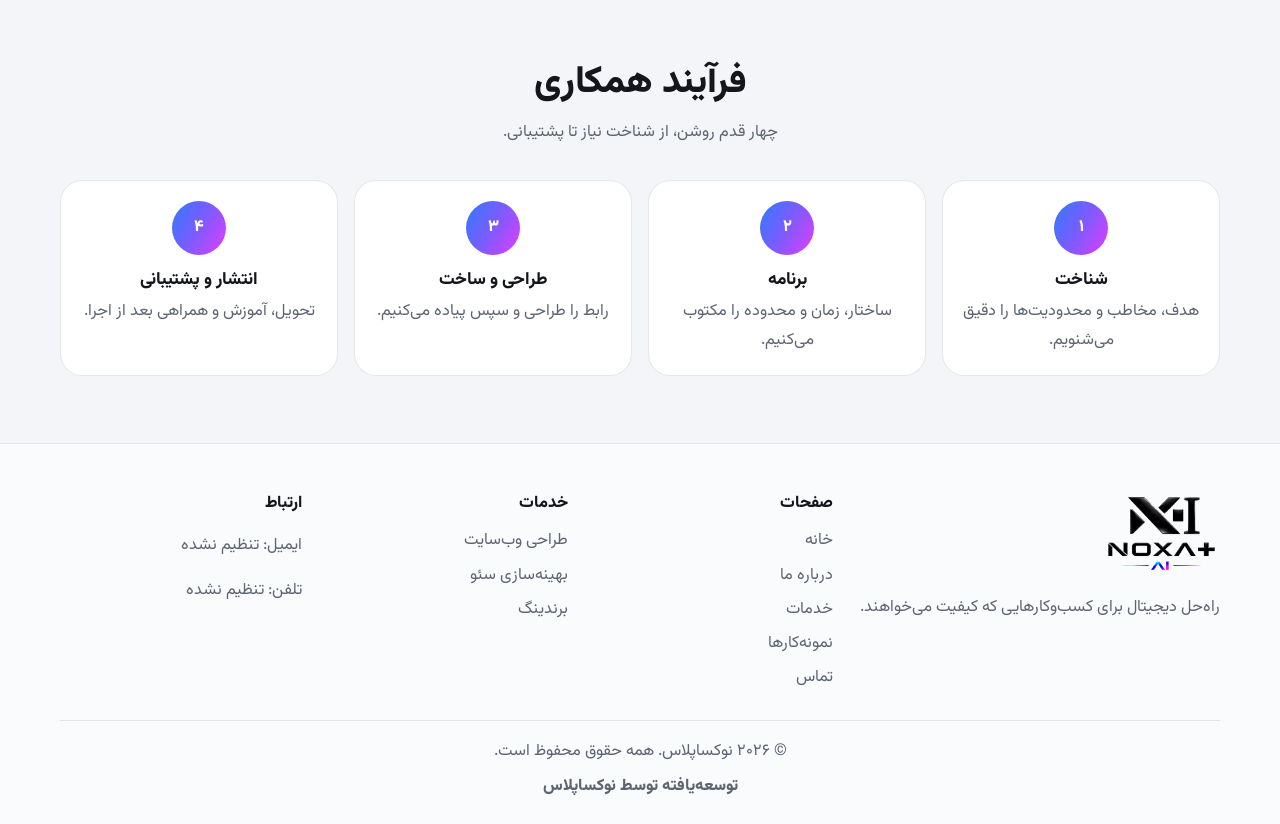
<file: noxaplus-website-business/services.html>
<!DOCTYPE html>
<html lang="fa" dir="rtl">
<head>
<meta charset="UTF-8">
<meta name="viewport" content="width=device-width, initial-scale=1.0">
<meta name="description" content="خدمات طراحی وب، فروشگاه، سئو، برندینگ و پشتیبانی نوکساپلاس.">
<meta name="theme-color" content="#07080c">
<title>خدمات | نوکساپلاس</title>
<link rel="icon" href="assets/brand/logo-tile-64.png" type="image/png">
<link rel="apple-touch-icon" href="assets/brand/apple-touch-icon.png">
<script>
try {
  var t = localStorage.getItem("noxaplus_theme");
  var l = localStorage.getItem("noxaplus_lang") || "fa";
  if (!t) t = matchMedia("(prefers-color-scheme: dark)").matches ? "dark" : "light";
  if (l !== "fa" && l !== "en") l = "fa";
  var root = document.documentElement;
  root.setAttribute("data-theme", t);
  root.lang = l;
  root.dir = l === "en" ? "ltr" : "rtl";
  root.classList.add("js");
  setTimeout(function () {
    if (!root.classList.contains("js-ready")) root.classList.remove("js");
  }, 2500);
} catch (e) {}
</script>
<link rel="stylesheet" href="css/style.css">
</head>
<body data-page="services">
<a class="skip-link" href="#main" data-i18n="aria.skip">رفتن به محتوای اصلی</a>
<div class="progress" aria-hidden="true"><span></span></div>
<div class="page-curtain" aria-hidden="true"></div>
<header class="site-header">
  <div class="header-inner">
    <a class="brand" href="index.html">
      <img class="brand-mark on-light" src="assets/brand/mark-dark.png" alt="NoxaPlus">
      <img class="brand-mark on-dark" src="assets/brand/mark-light.png" alt="">
      <span class="brand-name">NOXA<span>+</span></span>
    </a>
    <nav aria-label="Main">
      <ul class="nav-links">
        <li><a href="index.html" data-nav="home" data-i18n="nav.home">خانه</a></li>
        <li><a href="about.html" data-nav="about" data-i18n="nav.about">درباره ما</a></li>
        <li><a href="services.html" data-nav="services" data-i18n="nav.services">خدمات</a></li>
        <li><a href="portfolio.html" data-nav="portfolio" data-i18n="nav.portfolio">نمونه‌کارها</a></li>
        <li><a href="planner.html" data-nav="planner" data-i18n="nav.planner">برنامه‌ریز پروژه</a></li>
        <li><a href="contact.html" data-nav="contact" data-i18n="nav.contact">تماس</a></li>
      </ul>
    </nav>
    <div class="header-actions">
      <button type="button" class="icon-btn lang-switch" data-i18n-aria="aria.lang" aria-label="تغییر زبان">EN</button>
      <button type="button" class="icon-btn theme-toggle" data-i18n-aria="aria.theme" aria-label="تغییر تم">
        <svg class="icon-moon" viewBox="0 0 24 24" fill="none" stroke="currentColor" stroke-width="1.8" aria-hidden="true"><path d="M21 14.5A8.5 8.5 0 1 1 9.5 3 7 7 0 0 0 21 14.5z"/></svg>
        <svg class="icon-sun" viewBox="0 0 24 24" fill="none" stroke="currentColor" stroke-width="1.8" aria-hidden="true"><circle cx="12" cy="12" r="4"/><path d="M12 2v2M12 20v2M4.9 4.9l1.4 1.4M17.7 17.7l1.4 1.4M2 12h2M20 12h2M4.9 19.1l1.4-1.4M17.7 6.3l1.4-1.4"/></svg>
      </button>
      <a class="btn btn-primary header-cta" href="contact.html" data-i18n="cta">شروع همکاری</a>
      <button type="button" class="hamburger" data-i18n-aria="aria.menu" aria-label="باز کردن منو" aria-expanded="false"><span></span><span></span><span></span></button>
    </div>
  </div>
</header>
<div class="nav-backdrop"></div>
<main id="main" tabindex="-1">
  <div class="container" style="padding:0.8rem 1rem;margin-top:1rem;text-align:center;border:1px solid #b45309;border-radius:0.5rem;background:#fffbeb;color:#78350f;font-weight:700" data-i18n="demo.notice">این سایت نمایشی است؛ داده‌ها نمونه و تأییدنشده‌اند و باید با اطلاعات واقعی جایگزین شوند.</div>
  <div class="container page-hero">
    <h1 data-i18n="svc.title">خدمات ما</h1>
    <p data-i18n="svc.lead">هر آنچه برای حضور آنلاین جدی لازم است، در یک تیم.</p>
    <a class="btn btn-primary" href="planner.html" data-i18n="btn.planner">برنامه‌ریزی پروژه</a>
  </div>
  <section class="section">
    <div class="container grid grid-2">
      <article class="card reveal">
        <div class="icon-bubble">◈</div>
        <h3 data-i18n="svc.web.t">طراحی وب‌سایت</h3>
        <p data-i18n="svc.web.d">سایت شرکتی سریع، واکنش‌گرا و هماهنگ با برند.</p>
        <ul class="checklist"><li data-i18n="svc.f1">چیدمان واکنش‌گرا</li><li data-i18n="svc.f2">آماده سئو</li><li data-i18n="svc.f3">بارگذاری سریع</li><li data-i18n="svc.f4">نگهداری ساده</li></ul>
        <a class="btn btn-primary" href="contact.html" data-i18n="btn.quote">درخواست قیمت</a>
      </article>
      <article class="card reveal">
        <div class="icon-bubble">▤</div>
        <h3 data-i18n="svc.land.t">صفحه فرود</h3>
        <p data-i18n="svc.land.d">صفحه کمپین با مسیر روشن تا ثبت درخواست.</p>
        <ul class="checklist"><li data-i18n="svc.l1">دعوت به اقدام روشن</li><li data-i18n="svc.l2">آماده آزمایش</li><li data-i18n="svc.l3">بهینه موبایل</li><li data-i18n="svc.l4">اتصال آمار</li></ul>
        <a class="btn btn-primary" href="contact.html" data-i18n="btn.quote">درخواست قیمت</a>
      </article>
      <article class="card reveal">
        <div class="icon-bubble">▢</div>
        <h3 data-i18n="svc.shop.t">فروشگاه اینترنتی</h3>
        <p data-i18n="svc.shop.d">فروشگاه با کاتالوگ، سبد خرید و مسیر پرداخت.</p>
        <ul class="checklist"><li data-i18n="svc.s1">کاتالوگ محصول</li><li data-i18n="svc.s2">سبد و تسویه</li><li data-i18n="svc.s3">آماده پرداخت</li><li data-i18n="svc.s4">پنل مدیریت</li></ul>
        <a class="btn btn-primary" href="contact.html" data-i18n="btn.quote">درخواست قیمت</a>
      </article>
      <article class="card reveal">
        <div class="icon-bubble">↗</div>
        <h3 data-i18n="svc.seo.t">بهینه‌سازی سئو</h3>
        <p data-i18n="svc.seo.d">بهبود دیده‌شدن در جستجو با ساختار و محتوای درست.</p>
        <ul class="checklist"><li data-i18n="svc.e1">سئو داخلی</li><li data-i18n="svc.e2">سئو فنی</li><li data-i18n="svc.e3">استراتژی محتوا</li><li data-i18n="svc.e4">گزارش نتیجه</li></ul>
        <a class="btn btn-primary" href="contact.html" data-i18n="btn.quote">درخواست قیمت</a>
      </article>
      <article class="card reveal">
        <div class="icon-bubble">◉</div>
        <h3 data-i18n="svc.brand.t">برندینگ</h3>
        <p data-i18n="svc.brand.d">هویت بصری، رنگ و قواعدی که برند را به‌یادماندنی می‌کند.</p>
        <ul class="checklist"><li data-i18n="svc.b1">نشانه و لوگو</li><li data-i18n="svc.b2">پالت رنگ</li><li data-i18n="svc.b3">راهنمای برند</li><li data-i18n="svc.b4">فایل‌های آماده</li></ul>
        <a class="btn btn-primary" href="contact.html" data-i18n="btn.quote">درخواست قیمت</a>
      </article>
      <article class="card reveal">
        <div class="icon-bubble">⚙</div>
        <h3 data-i18n="svc.care.t">پشتیبانی فنی</h3>
        <p data-i18n="svc.care.d">نگهداری، پایش و به‌روزرسانی بعد از انتشار.</p>
        <ul class="checklist"><li data-i18n="svc.c1">رفع اشکال</li><li data-i18n="svc.c2">به‌روزرسانی</li><li data-i18n="svc.c3">پایش</li><li data-i18n="svc.c4">نسخه پشتیبان</li></ul>
        <a class="btn btn-primary" href="contact.html" data-i18n="btn.quote">درخواست قیمت</a>
      </article>
    </div>
  </section>
  <section class="section reveal">
    <div class="container">
      <h2 class="section-title" data-i18n="process.title">فرآیند همکاری</h2>
      <p class="section-lead" data-i18n="process.lead">چهار قدم روشن، از شناخت نیاز تا پشتیبانی.</p>
      <div class="process">
        <article class="card step"><div class="step-num" data-i18n="process.1n">۱</div><h3 data-i18n="process.1t">شناخت</h3><p data-i18n="process.1d">هدف، مخاطب و محدودیت‌ها را دقیق می‌شنویم.</p></article>
        <article class="card step"><div class="step-num" data-i18n="process.2n">۲</div><h3 data-i18n="process.2t">برنامه</h3><p data-i18n="process.2d">ساختار، زمان و محدوده را مکتوب می‌کنیم.</p></article>
        <article class="card step"><div class="step-num" data-i18n="process.3n">۳</div><h3 data-i18n="process.3t">طراحی و ساخت</h3><p data-i18n="process.3d">رابط را طراحی و سپس پیاده می‌کنیم.</p></article>
        <article class="card step"><div class="step-num" data-i18n="process.4n">۴</div><h3 data-i18n="process.4t">انتشار و پشتیبانی</h3><p data-i18n="process.4d">تحویل، آموزش و همراهی بعد از اجرا.</p></article>
      </div>
    </div>
  </section>
</main>
<footer class="site-footer">
  <div class="container footer-grid">
    <div>
      <img class="footer-logo on-light" src="assets/brand/logo-dark.png" alt="NoxaPlus">
      <img class="footer-logo on-dark" src="assets/brand/logo-light.png" alt="">
      <p data-i18n="foot.blurb">راه‌حل دیجیتال برای کسب‌وکارهایی که کیفیت می‌خواهند.</p>
    </div>
    <div>
      <h4 data-i18n="foot.links">صفحات</h4>
      <a href="index.html" data-i18n="nav.home">خانه</a>
      <a href="about.html" data-i18n="nav.about">درباره ما</a>
      <a href="services.html" data-i18n="nav.services">خدمات</a>
      <a href="portfolio.html" data-i18n="nav.portfolio">نمونه‌کارها</a>
      <a href="contact.html" data-i18n="nav.contact">تماس</a>
    </div>
    <div>
      <h4 data-i18n="foot.services">خدمات</h4>
      <a href="services.html" data-i18n="svc.web.t">طراحی وب‌سایت</a>
      <a href="services.html" data-i18n="svc.seo.t">بهینه‌سازی سئو</a>
      <a href="services.html" data-i18n="svc.brand.t">برندینگ</a>
    </div>
    <div>
      <h4 data-i18n="foot.contact">ارتباط</h4>
      <p><span data-i18n="contact.email">ایمیل</span>: <span data-i18n="contact.unconfigured">تنظیم نشده</span></p>
      <p><span data-i18n="contact.phone">تلفن</span>: <span data-i18n="contact.unconfigured">تنظیم نشده</span></p>
    </div>
  </div>
  <div class="container footer-bottom">
    <div data-i18n="foot.copy">© ۲۰۲۶ نوکساپلاس. همه حقوق محفوظ است.</div>
    <p class="credit" data-i18n="credit">توسعه‌یافته توسط نوکساپلاس</p>
  </div>
</footer>
<button type="button" class="to-top" data-i18n-aria="aria.top" aria-label="بازگشت به بالا">↑</button>
<div class="toast" role="status" aria-live="polite"></div>
<script src="js/main.js"></script>
</body>
</html>
</file>
<file: noxaplus-website-business/css/style.css>
@font-face {
  font-family: "Vazirmatn";
  src: url("../assets/fonts/Vazirmatn.woff2") format("woff2");
  font-weight: 100 900;
  font-style: normal;
  font-display: swap;
}

:root {
  color-scheme: light;
  --bg: #f3f5f8;
  --bg-elev: #ffffff;
  --ink: #14161c;
  --muted: #5d6573;
  --line: rgba(20, 22, 28, 0.1);
  --header: rgba(243, 245, 248, 0.82);
  --shadow: 0 18px 50px rgba(20, 22, 28, 0.08);
  --blue: #2f7bff;
  --magenta: #d63ad8;
  --grad: linear-gradient(120deg, #2f7bff 0%, #7a5cff 48%, #e23cff 100%);
  --radius: 22px;
  --header-h: 78px;
  --font: "Vazirmatn", "Segoe UI", Tahoma, sans-serif;
  --max: 1160px;
}

[data-theme="dark"] {
  color-scheme: dark;
  --bg: #07080c;
  --bg-elev: #12141b;
  --ink: #f5f7fb;
  --muted: #a7b0c0;
  --line: rgba(255, 255, 255, 0.1);
  --header: rgba(7, 8, 12, 0.78);
  --shadow: 0 22px 60px rgba(0, 0, 0, 0.45);
}

* { box-sizing: border-box; }
html { scroll-behavior: smooth; overflow-x: clip; }
body { overflow-x: clip; }
.skip-link { position: fixed; top: -100px; inset-inline-start: 1rem; z-index: 150; padding: .65rem 1rem; background: var(--bg-elev); border: 1px solid var(--line); border-radius: 10px; }
.skip-link:focus { top: 1rem; }
#contactResult:not([hidden]) { margin-top: 1rem; }
.hero h1 { white-space: nowrap; }
body {
  margin: 0;
  min-height: 100vh;
  display: flex;
  flex-direction: column;
  font-family: var(--font);
  font-size: 1.02rem;
  line-height: 1.8;
  background:
    radial-gradient(900px 420px at 100% -10%, rgba(47, 123, 255, 0.18), transparent 60%),
    radial-gradient(700px 380px at -10% 10%, rgba(226, 60, 255, 0.12), transparent 55%),
    var(--bg);
  color: var(--ink);
}
main { flex: 1; }
img { max-width: 100%; display: block; }
a { color: inherit; text-decoration: none; }
button, input, textarea { font-family: inherit; font-size: inherit; color: inherit; }
button { cursor: pointer; }
::selection { background: rgba(122, 92, 255, 0.28); }

.container { width: min(var(--max), calc(100% - 2rem)); margin-inline: auto; }
.progress {
  position: fixed;
  inset-inline: 0;
  top: 0;
  height: 3px;
  z-index: 80;
  pointer-events: none;
}
.progress > span {
  display: block;
  height: 100%;
  width: 0;
  background: var(--grad);
}
.page-curtain {
  position: fixed;
  inset: 0;
  z-index: 90;
  background: #07080c;
  transform: scaleY(0);
  transform-origin: top;
  pointer-events: none;
}
body.is-leaving .page-curtain { transform: scaleY(1); transition: transform 0.38s cubic-bezier(0.7, 0, 0.2, 1); }
.js .reveal { opacity: 0; transform: translateY(22px); }
.js .reveal.in { opacity: 1; transform: none; transition: opacity 0.7s ease, transform 0.7s ease; }

.site-header {
  position: sticky;
  top: 0;
  z-index: 70;
  height: var(--header-h);
  display: flex;
  align-items: center;
  background: var(--header);
  backdrop-filter: blur(18px);
  border-bottom: 1px solid transparent;
  transition: height 0.25s ease, border-color 0.25s ease, box-shadow 0.25s ease;
}
.site-header.scrolled {
  height: 66px;
  border-bottom-color: var(--line);
  box-shadow: var(--shadow);
}
.header-inner {
  width: min(var(--max), calc(100% - 2rem));
  margin-inline: auto;
  display: flex;
  align-items: center;
  justify-content: space-between;
  gap: 1rem;
}
.brand { display: flex; align-items: center; gap: 0.7rem; min-width: 0; }
.brand-mark { width: 42px; height: 42px; object-fit: contain; }
.brand-name { font-weight: 800; font-size: 1.2rem; letter-spacing: 0.04em; }
.brand-name span {
  background: var(--grad);
  -webkit-background-clip: text;
  background-clip: text;
  color: transparent;
}
.on-dark { display: none; }
[data-theme="dark"] .on-light { display: none; }
[data-theme="dark"] .on-dark { display: block; }

.nav-links { display: flex; align-items: center; gap: 0.2rem; list-style: none; margin: 0; padding: 0; }
.nav-links a {
  display: block;
  padding: 0.45rem 0.8rem;
  border-radius: 999px;
  color: var(--muted);
  font-weight: 600;
  transition: background 0.2s, color 0.2s;
}
.nav-links a:hover, .nav-links a.active { color: var(--ink); background: color-mix(in srgb, var(--ink) 6%, transparent); }
.nav-links a.active { box-shadow: inset 0 0 0 1px var(--line); }

.header-actions { display: flex; align-items: center; gap: 0.45rem; }
.icon-btn, .hamburger {
  width: 42px;
  height: 42px;
  border-radius: 50%;
  border: 1px solid var(--line);
  background: var(--bg-elev);
  display: grid;
  place-items: center;
  padding: 0;
}
.lang-switch { width: auto; min-width: 42px; padding-inline: 0.75rem; border-radius: 999px; font-weight: 700; }
.icon-btn svg { width: 18px; height: 18px; }
.theme-toggle .icon-sun { display: none; }
[data-theme="dark"] .theme-toggle .icon-moon { display: none; }
[data-theme="dark"] .theme-toggle .icon-sun { display: block; }
.hamburger { display: none; background: transparent; }
.hamburger span {
  display: block;
  width: 18px;
  height: 2px;
  border-radius: 2px;
  background: var(--ink);
  transition: transform 0.25s, opacity 0.25s;
}
.hamburger.open span:nth-child(1) { transform: translateY(7px) rotate(45deg); }
.hamburger.open span:nth-child(2) { opacity: 0; }
.hamburger.open span:nth-child(3) { transform: translateY(-7px) rotate(-45deg); }
.nav-backdrop { position: fixed; inset: 0; background: rgba(0, 0, 0, 0.45); z-index: 60; opacity: 0; pointer-events: none; transition: opacity 0.3s; }
.nav-backdrop.show { opacity: 1; pointer-events: auto; }

.btn {
  display: inline-flex;
  align-items: center;
  justify-content: center;
  gap: 0.4rem;
  border: 0;
  border-radius: 999px;
  padding: 0.78rem 1.25rem;
  font-weight: 700;
  line-height: 1.2;
  transition: transform 0.2s ease, box-shadow 0.2s ease, background 0.2s ease;
}
.btn-primary { background: var(--grad); color: #fff; box-shadow: 0 10px 28px rgba(122, 92, 255, 0.32); }
.btn-primary:hover { transform: translateY(-2px); }
.btn-ghost { background: transparent; color: var(--ink); box-shadow: inset 0 0 0 1px var(--line); }
.btn-ghost:hover { background: color-mix(in srgb, var(--ink) 5%, transparent); }
.header-cta { padding: 0.62rem 1rem; }

.hero { display: grid; grid-template-columns: 1.15fr 0.85fr; gap: 3rem; align-items: center; padding: 3.2rem 0 2rem; }
.eyebrow {
  display: inline-flex;
  align-items: center;
  gap: 0.45rem;
  padding: 0.25rem 0.75rem;
  border-radius: 999px;
  background: color-mix(in srgb, var(--blue) 12%, var(--bg-elev));
  border: 1px solid var(--line);
  font-size: 0.86rem;
  font-weight: 700;
  margin-bottom: 1rem;
}
.eyebrow i { width: 8px; height: 8px; border-radius: 50%; background: var(--grad); display: block; }
h1, h2, h3, h4 { line-height: 1.35; font-weight: 800; margin: 0; }
.hero h1 { font-size: clamp(2.1rem, 4.6vw, 3.7rem); margin-bottom: 1rem; }
.grad {
  background: var(--grad);
  -webkit-background-clip: text;
  background-clip: text;
  color: transparent;
}
.lead { color: var(--muted); font-size: 1.08rem; margin: 0 0 1.6rem; max-width: 38rem; }
.hero-actions { display: flex; flex-wrap: wrap; gap: 0.7rem; }
.hero-visual { position: relative; min-height: 360px; display: grid; place-items: center; }
.hero-visual img { width: min(100%, 420px); position: relative; z-index: 1; filter: drop-shadow(0 20px 40px rgba(0, 0, 0, 0.28)); }
.orb { position: absolute; border-radius: 50%; filter: blur(8px); }
.orb-a { width: 220px; height: 220px; background: rgba(47, 123, 255, 0.35); inset-inline-start: 8%; top: 12%; }
.orb-b { width: 180px; height: 180px; background: rgba(226, 60, 255, 0.28); inset-inline-end: 6%; bottom: 8%; }

.stats {
  display: grid;
  grid-template-columns: repeat(4, 1fr);
  gap: 0.8rem;
  margin: 1rem 0 1rem;
  padding: 1rem;
  border-radius: 28px;
  background: color-mix(in srgb, var(--bg-elev) 88%, transparent);
  border: 1px solid var(--line);
  box-shadow: var(--shadow);
}
.stat { text-align: center; padding: 0.8rem 0.4rem; }
.stat strong { font-size: clamp(1.7rem, 3vw, 2.4rem); font-weight: 800; }
.stat span { font-size: 0.92rem; color: var(--muted); display: block; }

.section { padding: 4.2rem 0; }
.section-title { text-align: center; font-size: clamp(1.6rem, 3vw, 2.35rem); }
.section-lead { text-align: center; color: var(--muted); max-width: 40rem; margin: 0.6rem auto 2rem; }
.section-head { display: flex; align-items: end; justify-content: space-between; gap: 1rem; margin-bottom: 1.4rem; }
.section-head .section-title, .section-head .section-lead { text-align: start; margin: 0; }
.carousel-controls { display: flex; gap: 0.45rem; }

.grid { display: grid; gap: 1rem; }
.grid-3 { grid-template-columns: repeat(3, 1fr); }
.grid-2 { grid-template-columns: repeat(2, 1fr); }
.grid-4 { grid-template-columns: repeat(4, 1fr); }
.card {
  background: var(--bg-elev);
  border: 1px solid var(--line);
  border-radius: var(--radius);
  padding: 1.25rem;
  box-shadow: 0 1px 0 rgba(255, 255, 255, 0.04) inset;
}
.card h3 { margin-bottom: 0.35rem; font-size: 1.08rem; }
.card p { margin: 0; color: var(--muted); }
.hover-card { transition: transform 0.25s ease, border-color 0.25s ease; }
.hover-card:hover { transform: translateY(-6px); border-color: color-mix(in srgb, var(--magenta) 45%, var(--line)); }
.icon-bubble {
  width: 48px;
  height: 48px;
  border-radius: 16px;
  display: grid;
  place-items: center;
  margin-bottom: 0.9rem;
  background: color-mix(in srgb, var(--blue) 12%, var(--bg-elev));
  font-size: 1.3rem;
}
.more { display: inline-flex; margin-top: 0.9rem; font-weight: 700; color: var(--blue); }

.cover {
  height: 168px;
  border-radius: 16px;
  display: grid;
  place-items: center;
  color: #fff;
  font-weight: 800;
  letter-spacing: 0.12em;
  position: relative;
  overflow: hidden;
  margin-bottom: 1rem;
}
.cover span { position: relative; z-index: 1; }
.cover::after {
  content: "";
  position: absolute;
  width: 140px;
  height: 140px;
  border-radius: 50%;
  background: rgba(255, 255, 255, 0.2);
  inset-inline-end: -30px;
  bottom: -40px;
}
.c1 { background: linear-gradient(145deg, #1d4ed8, #7c3aed); }
.c2 { background: linear-gradient(145deg, #0f766e, #2563eb); }
.c3 { background: linear-gradient(145deg, #be185d, #7c3aed); }
.c4 { background: linear-gradient(145deg, #b45309, #db2777); }
.c5 { background: linear-gradient(145deg, #1e293b, #6366f1); }
.c6 { background: linear-gradient(145deg, #0369a1, #c026d3); }
.c7 { background: linear-gradient(145deg, #065f46, #0ea5e9); }
.c8 { background: linear-gradient(145deg, #4c1d95, #e11d48); }
.c9 { background: linear-gradient(145deg, #111827, #3b82f6); }
.project-card { cursor: pointer; padding: 0.8rem; }
.tag {
  display: inline-flex;
  margin-bottom: 0.45rem;
  padding: 0.12rem 0.55rem;
  border-radius: 999px;
  background: color-mix(in srgb, var(--ink) 6%, transparent);
  font-size: 0.78rem;
  font-weight: 700;
}
.center-link { text-align: center; margin-top: 1.5rem; }

.quote { min-height: 220px; }
.quote p { font-size: 1.12rem; color: var(--ink); margin-bottom: 1rem; }
.who { display: flex; align-items: center; gap: 0.75rem; }
.avatar {
  width: 48px;
  height: 48px;
  border-radius: 50%;
  display: grid;
  place-items: center;
  font-weight: 800;
  color: #fff;
  background: var(--grad);
  flex: none;
}
.stars { color: #f5b942; letter-spacing: 0.12em; font-size: 0.9rem; }
.quotes { display: grid; }
.quote-slide { grid-area: 1 / 1; opacity: 0; visibility: hidden; transform: translateY(10px); }
.quote-slide.is-active { opacity: 1; visibility: visible; transform: none; transition: 0.45s ease; }
.dots { display: flex; justify-content: center; gap: 0.4rem; margin-top: 1rem; }
.dots button { width: 8px; height: 8px; border-radius: 99px; border: 0; background: var(--line); padding: 0; }
.dots button.on { width: 22px; background: var(--grad); }

.prices { align-items: stretch; }
.price { display: flex; flex-direction: column; gap: 0.35rem; position: relative; }
.price .amount { font-size: 1.8rem; font-weight: 800; margin: 0.4rem 0; }
.price ul { margin: 0.4rem 0 1rem; padding: 0; list-style: none; color: var(--muted); flex: 1; }
.price li { padding: 0.35rem 0; border-bottom: 1px solid var(--line); }
.price.featured {
  background:
    linear-gradient(var(--bg-elev), var(--bg-elev)) padding-box,
    var(--grad) border-box;
  border: 1px solid transparent;
  transform: translateY(-8px);
}
.popular {
  position: absolute;
  top: 1rem;
  inset-inline-end: 1rem;
  font-size: 0.75rem;
  font-weight: 800;
  color: #fff;
  background: var(--grad);
  border-radius: 999px;
  padding: 0.15rem 0.55rem;
}

.cta-band {
  margin: 1rem 0 3rem;
  padding: 2.6rem 1.5rem;
  border-radius: 32px;
  text-align: center;
  color: #fff;
  background: var(--grad);
  box-shadow: var(--shadow);
}
.cta-band p { margin: 0.5rem auto 1.2rem; max-width: 36rem; color: rgba(255, 255, 255, 0.9); }
.cta-band .btn { background: #fff; color: #1a1c24; box-shadow: none; }

.page-hero { padding: 3.4rem 0 0.4rem; text-align: center; }
.page-hero h1 { font-size: clamp(2rem, 4vw, 3.3rem); }
.page-hero p { color: var(--muted); margin: 0.6rem auto 0; max-width: 38rem; }

.story { display: grid; grid-template-columns: 1.1fr 0.9fr; gap: 2rem; align-items: center; }
.story p + p { margin-top: 0.8rem; }
.story-visual {
  min-height: 280px;
  border-radius: 28px;
  display: grid;
  place-items: center;
  background: radial-gradient(circle at 30% 20%, rgba(47, 123, 255, 0.25), transparent 45%), var(--bg-elev);
  border: 1px solid var(--line);
}
.story-visual img { width: min(78%, 320px); }
.mission h3 { margin-bottom: 0.4rem; }

.checklist { margin: 0.8rem 0 1rem; padding: 0; list-style: none; color: var(--muted); }
.checklist li { padding-inline-start: 1.1rem; position: relative; }
.checklist li::before { content: ""; position: absolute; inset-inline-start: 0; top: 0.72rem; width: 7px; height: 7px; border-radius: 50%; background: var(--grad); }

.process { display: grid; grid-template-columns: repeat(4, 1fr); gap: 1rem; }
.step { text-align: center; }
.step-num {
  width: 54px;
  height: 54px;
  margin: 0 auto 0.8rem;
  border-radius: 50%;
  display: grid;
  place-items: center;
  color: #fff;
  font-weight: 800;
  background: var(--grad);
}

.filters { display: flex; flex-wrap: wrap; justify-content: center; gap: 0.45rem; margin: 1.4rem 0 1.4rem; }
.filter-btn {
  border: 1px solid var(--line);
  background: var(--bg-elev);
  border-radius: 999px;
  padding: 0.45rem 0.95rem;
  font-weight: 700;
}
.filter-btn.active { background: var(--grad); color: #fff; border-color: transparent; }
.filter-empty { text-align: center; color: var(--muted); }

.modal { position: fixed; inset: 0; z-index: 110; display: grid; place-items: center; padding: 1rem; }
.modal[hidden] { display: none; }
.modal-backdrop { position: absolute; inset: 0; background: rgba(0, 0, 0, 0.62); }
.modal-dialog {
  position: relative;
  width: min(640px, 100%);
  max-height: min(88vh, 760px);
  overflow: auto;
  background: var(--bg-elev);
  border-radius: 24px;
  padding: 1.1rem;
  border: 1px solid var(--line);
  animation: pop 0.32s ease;
}
.modal-cover { height: 220px; margin-bottom: 1rem; }
.modal-close {
  position: absolute;
  top: 0.8rem;
  inset-inline-end: 0.8rem;
  width: 36px;
  height: 36px;
  border-radius: 50%;
  border: 0;
  background: rgba(0, 0, 0, 0.35);
  color: #fff;
  z-index: 2;
}
.meta { display: flex; gap: 1.2rem; margin-top: 1rem; }
.meta dt { font-size: 0.8rem; color: var(--muted); }
.meta dd { margin: 0; font-weight: 700; }

.contact-grid { display: grid; grid-template-columns: 0.85fr 1.15fr; gap: 1rem; margin-top: 1.5rem; }
.info-list { display: grid; gap: 0.75rem; margin-top: 1rem; }
.info-list div { padding: 0.75rem 0.8rem; border-radius: 16px; background: color-mix(in srgb, var(--ink) 4%, transparent); }
.info-list strong { display: block; font-size: 0.82rem; color: var(--muted); font-weight: 600; }
.contact-fields { border: 0; margin: 0; padding: 0; min-width: 0; }
.form-group { margin-bottom: 0.85rem; }
.form-group label { display: block; font-weight: 700; margin-bottom: 0.3rem; }
.form-group input, .form-group textarea, .search input {
  width: 100%;
  border-radius: 14px;
  border: 1px solid var(--line);
  background: var(--bg);
  padding: 0.75rem 0.85rem;
  outline: none;
}
.form-group input:focus, .form-group textarea:focus, .search input:focus { border-color: #7a5cff; box-shadow: 0 0 0 4px rgba(122, 92, 255, 0.15); }
.form-group input.error, .form-group textarea.error { border-color: #ef4444; }
.field-error { display: block; min-height: 1.1rem; color: #ef4444; font-size: 0.82rem; }
.form-row { display: grid; grid-template-columns: 1fr 1fr; gap: 0.8rem; }
.search { display: block; max-width: 420px; margin: 0 auto 1rem; }

.faq-item { border: 1px solid var(--line); border-radius: 16px; background: var(--bg-elev); margin-bottom: 0.7rem; overflow: hidden; }
.faq-q {
  width: 100%;
  text-align: start;
  background: transparent;
  border: 0;
  padding: 1rem 1.1rem;
  font-weight: 700;
  display: flex;
  justify-content: space-between;
  gap: 1rem;
  align-items: center;
}
.faq-q i { width: 10px; height: 10px; border-inline-end: 2px solid var(--ink); border-bottom: 2px solid var(--ink); transform: rotate(45deg); transition: transform 0.2s; flex: none; }
.faq-item.open .faq-q i { transform: rotate(225deg); }
.faq-a { max-height: 0; overflow: hidden; color: var(--muted); padding: 0 1.1rem; transition: max-height 0.3s ease, padding 0.3s ease; }
.faq-item.open .faq-a { max-height: 220px; padding: 0 1.1rem 1rem; }

.site-footer { margin-top: auto; padding: 3rem 0 1.4rem; border-top: 1px solid var(--line); background: color-mix(in srgb, var(--bg-elev) 65%, transparent); }
.footer-logo { height: 84px; width: auto; margin-bottom: 0.6rem; }
.footer-grid { display: grid; grid-template-columns: 1.5fr 1fr 1fr 1fr; gap: 1.5rem; }
.site-footer h4 { margin-bottom: 0.6rem; }
.site-footer a, .site-footer p { color: var(--muted); }
.site-footer a { display: block; padding: 0.15rem 0; }
.site-footer a:hover { color: var(--ink); }
.socials { display: flex; gap: 0.4rem; margin-top: 0.8rem; }
.socials a {
  width: 36px;
  height: 36px;
  display: grid;
  place-items: center;
  border-radius: 50%;
  border: 1px solid var(--line);
  padding: 0;
}
.footer-bottom { margin-top: 1.6rem; padding-top: 1rem; border-top: 1px solid var(--line); text-align: center; color: var(--muted); }
.credit { margin: 0.35rem 0 0; font-weight: 800; color: var(--ink); }

.to-top, .toast {
  position: fixed;
  z-index: 100;
}
.to-top {
  inset-inline-end: 1.1rem;
  bottom: 1.1rem;
  width: 46px;
  height: 46px;
  border-radius: 50%;
  border: 0;
  color: #fff;
  background: var(--grad);
  box-shadow: var(--shadow);
  opacity: 0;
  pointer-events: none;
  transform: translateY(8px);
  transition: 0.25s ease;
}
.to-top.show { opacity: 1; pointer-events: auto; transform: none; }
.toast {
  left: 50%;
  bottom: 1.2rem;
  transform: translateX(-50%) translateY(12px);
  background: #12141b;
  color: #fff;
  padding: 0.8rem 1rem;
  border-radius: 14px;
  opacity: 0;
  pointer-events: none;
  transition: 0.3s ease;
  max-width: min(92vw, 420px);
  text-align: center;
}
.toast.show { opacity: 1; transform: translateX(-50%) translateY(0); }

:focus-visible { outline: 2px solid #7a5cff; outline-offset: 3px; }
[lang="en"] h1, [lang="en"] h2 { letter-spacing: -0.03em; }

@keyframes pop { from { opacity: 0; transform: translateY(10px) scale(0.98); } }

@media (max-width: 980px) {
  .site-header { backdrop-filter: none; }
  .hamburger { display: flex; flex-direction: column; justify-content: center; align-items: center; gap: 5px; }
  .header-cta { display: none; }
  .nav-links {
    position: fixed;
    z-index: 65;
    inset-block: 0;
    inset-inline-end: 0;
    width: min(86vw, 360px);
    height: 100dvh;
    visibility: hidden;
    flex-direction: column;
    align-items: stretch;
    gap: 0.35rem;
    padding: 5.5rem 1.2rem 2rem;
    background: var(--bg-elev);
    border-inline-start: 1px solid var(--line);
    transform: translateX(110%);
    transition: transform 0.35s cubic-bezier(0.2, 0.8, 0.2, 1);
  }
  [dir="rtl"] .nav-links { transform: translateX(-110%); }
  .nav-links.open { transform: translateX(0); visibility: visible; }
  .nav-links a { font-size: 1.15rem; padding: 0.85rem 1rem; }
  .hero, .story, .contact-grid, .footer-grid { grid-template-columns: 1fr; }
  .hero-visual { min-height: 240px; }
  .grid-3, .process { grid-template-columns: 1fr 1fr; }
  .grid-4, .stats { grid-template-columns: 1fr 1fr; }
  .price.featured { transform: none; }
}
@media (max-width: 640px) {
  .hero h1 { font-size: clamp(1.45rem, 6.3vw, 2.4rem); }
  .grid-3, .grid-2, .grid-4, .process, .stats, .form-row { grid-template-columns: 1fr; }
  .section-head { flex-direction: column; align-items: flex-start; }
}
@media (prefers-reduced-motion: reduce) {
  *, *::before, *::after { animation: none !important; transition: none !important; scroll-behavior: auto !important; }
  .js .reveal { opacity: 1; transform: none; }
  .page-curtain { display: none; }
}
</file>
<file: noxaplus-website-business/css/planner.css>
@font-face{font-family:Vazirmatn;src:url('../assets/fonts/Vazirmatn.woff2') format('woff2');font-weight:100 900;font-display:swap}
:root{color-scheme:light;--bg:#f5f6fa;--surface:#fff;--surface-soft:#f8f9fc;--ink:#171a29;--muted:#697184;--line:#e6e8f0;--purple:#6946e8;--purple-dark:#5834dc;--purple-soft:#f1eeff;--shadow:0 18px 55px rgba(35,33,72,.07)}
:root[data-theme=dark]{color-scheme:dark;--bg:#0d0f17;--surface:#171a25;--surface-soft:#1d202e;--ink:#f5f5fa;--muted:#a6adbf;--line:#303443;--purple:#a28cff;--purple-dark:#b09cff;--purple-soft:#29243d;--shadow:0 18px 55px rgba(0,0,0,.2)}
*{box-sizing:border-box}html{scroll-behavior:smooth}body{margin:0;background:var(--bg);color:var(--ink);font:15px/1.7 Vazirmatn,'Segoe UI',Tahoma,sans-serif}button,input{font:inherit}button{cursor:pointer}a{color:inherit}img{display:block;max-width:100%}button:focus-visible,a:focus-visible,input:focus-visible+span{outline:3px solid #a58bff;outline-offset:3px}.sr-only{position:absolute;width:1px;height:1px;padding:0;margin:-1px;overflow:hidden;clip:rect(0,0,0,0);white-space:nowrap;border:0}.skip-link{position:fixed;z-index:10;inset-block-start:-100px;inset-inline-start:1rem;background:var(--surface);padding:.6rem 1rem;border:1px solid var(--line);border-radius:8px}.skip-link:focus{inset-block-start:1rem}.site-header{border-bottom:1px solid var(--line);background:var(--surface)}.header-inner{max-width:1240px;min-height:78px;margin:auto;padding:0 28px;display:flex;align-items:center;justify-content:space-between;gap:1rem}.brand{display:flex;align-items:center;gap:.65rem;text-decoration:none;font-family:'Segoe UI',sans-serif;font-size:1.15rem;font-weight:850;letter-spacing:.04em;direction:ltr}.brand img{width:38px;height:38px;object-fit:contain}.brand-plus{color:var(--purple)}.logo-dark{display:none}:root[data-theme=dark] .logo-light{display:none}:root[data-theme=dark] .logo-dark{display:block}.header-actions{display:flex;align-items:center;gap:.55rem}.home-link{text-decoration:none;color:var(--muted);font-size:.85rem;font-weight:650;margin-inline-end:1rem}.home-link:hover,.footer a:hover{color:var(--purple)}.header-button{width:41px;height:41px;border:1px solid var(--line);background:var(--surface);border-radius:12px;font-size:.78rem;font-weight:800}.theme-button{font-size:1.3rem}.container{width:min(1184px,calc(100% - 56px));margin:auto}.intro{display:flex;align-items:end;justify-content:space-between;gap:2rem;padding:64px 0 43px}.intro-main{max-width:710px}.eyebrow{display:flex;align-items:center;gap:.55rem;color:var(--purple);font-weight:800;font-size:.78rem}.eyebrow-dot,.live-badge span:first-child,.save-dot{width:7px;height:7px;border-radius:50%;background:#7c5af4;display:inline-block}.eyebrow-index{color:var(--muted);font-family:'Segoe UI',sans-serif;font-weight:500;direction:ltr}.intro h1{font-size:clamp(2.2rem,4.2vw,3.85rem);line-height:1.28;letter-spacing:-.04em;margin:18px 0}.intro-copy{color:var(--muted);max-width:620px;margin:0;font-size:1.03rem}.intro-side{display:grid;gap:.45rem;color:var(--muted);font-size:.82rem;min-width:160px;border-inline-start:1px solid var(--line);padding-inline-start:1.2rem}.intro-number{color:var(--purple);font:700 .75rem 'Segoe UI',sans-serif;direction:ltr;text-align:start}.intro-arrow{font-size:1.6rem;color:var(--purple)}.workspace{display:grid;grid-template-columns:minmax(0,1fr) minmax(310px,390px);gap:24px;align-items:start}.form-column{display:grid;gap:18px;min-width:0}.panel,.summary-card{background:var(--surface);border:1px solid var(--line);border-radius:20px;box-shadow:var(--shadow)}.step-panel{padding:27px}.section-heading{display:flex;gap:15px;margin-bottom:23px}.step-number{flex:none;width:39px;height:39px;display:grid;place-items:center;border-radius:12px;background:var(--purple-soft);color:var(--purple);font:700 .75rem 'Segoe UI',sans-serif}.section-heading h2,.summary-header h2{font-size:1.2rem;margin:0;line-height:1.5}.section-heading p{color:var(--muted);font-size:.8rem;margin:3px 0 0}.section-heading .section-kicker,.summary-kicker{color:var(--purple);font-size:.68rem;font-weight:800;margin:0 0 3px}.choice-grid,.scope-options{border:0;padding:0;margin:0;min-width:0;display:grid;gap:10px}.type-grid{grid-template-columns:repeat(4,minmax(0,1fr))}.choice-card{position:relative;min-width:0;cursor:pointer}.choice-card input,.scope-options input{position:absolute;opacity:0;width:1px;height:1px}.choice-content{display:flex;flex-direction:column;height:100%;min-height:148px;padding:14px;border:1px solid var(--line);border-radius:13px;background:var(--surface);transition:border-color .15s,background .15s}.choice-card:hover .choice-content,.feature:hover{border-color:var(--purple)}.choice-card input:checked+.choice-content,.scope-options input:checked+span{border-color:var(--purple);background:var(--purple-soft)}.choice-top{display:flex;justify-content:space-between;align-items:start;margin-bottom:auto;gap:5px}.choice-icon{width:35px;height:35px;display:grid;place-items:center;background:var(--surface-soft);border-radius:10px;color:var(--purple);font-size:1.05rem}.choice-indicator{width:16px;height:16px;border:1px solid #bfc4d1;border-radius:50%;margin-top:2px}.choice-card input:checked+.choice-content .choice-indicator{border:5px solid var(--purple)}.choice-content strong,.feature strong,.scope-options strong{font-size:.83rem}.choice-content small,.feature small,.scope-options small{display:block;color:var(--muted);font-size:.7rem;line-height:1.6;margin-top:3px}.feature-grid{grid-template-columns:repeat(2,minmax(0,1fr))}.feature{display:flex;align-items:center;gap:10px;min-width:0;border:1px solid var(--line);border-radius:12px;padding:12px;cursor:pointer}.feature input{flex:none;width:17px;height:17px;accent-color:var(--purple);margin:0}.feature span{min-width:0}.feature i{margin-inline-start:auto}.feature:has(input:checked){border-color:var(--purple);background:var(--purple-soft)}.scope-options{grid-template-columns:repeat(3,minmax(0,1fr))}.scope-options label{position:relative;cursor:pointer;min-width:0}.scope-options label>span{display:block;height:100%;border:1px solid var(--line);border-radius:12px;padding:12px}.draft-row{display:flex;align-items:center;justify-content:space-between;gap:1rem;flex-wrap:wrap;color:var(--muted);font-size:.75rem;padding:2px 4px}.save-dot{background:#30b886;margin-inline-end:.4rem}.text-button,.share-button{border:0;padding:0;background:none;color:var(--purple);font-weight:750}.summary-column{min-width:0;position:sticky;top:20px}.summary-card{padding:26px}.summary-header{display:flex;justify-content:space-between;gap:1rem;align-items:center}.live-badge{display:flex;align-items:center;gap:.35rem;border:1px solid var(--line);border-radius:50px;padding:4px 9px;color:var(--muted);font-size:.68rem}.live-badge span:first-child{width:6px;height:6px;background:#28b584}.estimate{margin-top:24px;padding:21px;background:linear-gradient(135deg,#6b4ce3,#8968ef);color:#fff;border-radius:15px;display:flex;flex-direction:column;align-items:flex-start;gap:4px}.estimate>span{font-size:.8rem;opacity:.85}.estimate strong{font-size:clamp(1.8rem,3vw,2.3rem);line-height:1.3;direction:ltr;unicode-bidi:isolate}.estimate small{font-size:.75rem;opacity:.85}.estimate-time{display:flex;justify-content:space-between;align-items:center;gap:1rem;padding:18px 0;color:var(--muted);font-size:.8rem}.estimate-time strong{color:var(--ink);font-size:.95rem}.time-icon{color:var(--purple);font-size:1.15rem;vertical-align:middle}.summary-divider{height:1px;background:var(--line)}.summary-details{display:grid;gap:12px;padding:19px 0;font-size:.79rem}.summary-details>div{display:flex;justify-content:space-between;gap:1rem}.summary-details span{color:var(--muted);flex:none}.summary-details strong{text-align:end;overflow-wrap:anywhere}.features-summary strong{max-width:65%}.assumptions{font-size:.74rem;color:var(--muted);border-top:1px solid var(--line);padding:14px 0}.assumptions summary{cursor:pointer;color:var(--ink);font-weight:750}.assumptions p{margin:10px 0 0}.disclaimer{display:flex;gap:.5rem;background:var(--surface-soft);padding:12px;border-radius:10px;color:var(--muted);font-size:.72rem;margin:0 0 17px}.disclaimer>span:first-child{color:var(--purple);font-size:1rem}.summary-actions{display:grid;grid-template-columns:1fr 1fr;gap:8px}.button{border-radius:10px;padding:10px 8px;font-weight:750;font-size:.8rem;min-height:44px}.button.primary{grid-column:1/-1;color:#fff;background:#6848e4;border:1px solid #6848e4}.button.primary:hover{background:#5635cf}.button.secondary{background:var(--surface);border:1px solid var(--line);color:var(--ink)}.button.secondary:hover{border-color:var(--purple)}.share-block{border-top:1px solid var(--line);margin-top:19px;padding-top:16px}.share-button{font-size:.8rem;text-align:start}.share-block p{font-size:.68rem;line-height:1.8;color:var(--muted);margin:7px 0 0}.action-status{color:var(--purple);font-size:.75rem;margin:10px 0 0;min-height:1.3em;overflow-wrap:anywhere}.aside-note{display:flex;gap:12px;align-items:start;padding:20px 8px;color:var(--muted);font-size:.75rem}.aside-note-icon{color:var(--purple);font-size:1.2rem}.aside-note p{margin:0}.footer{display:flex;justify-content:space-between;gap:1rem;flex-wrap:wrap;border-top:1px solid var(--line);margin-top:60px;padding:23px 0 35px;color:var(--muted);font-size:.72rem}.footer a{text-decoration:none}.noscript{padding:1rem;background:#fff3d6;color:#422}.action-status:empty{display:none}
.intro h1{white-space:nowrap}
@media(max-width:420px){.intro h1{font-size:clamp(1.55rem,7vw,2rem)}}
@media(max-width:1000px){.workspace{grid-template-columns:minmax(0,1fr) minmax(290px,340px)}.type-grid{grid-template-columns:repeat(2,minmax(0,1fr))}.choice-content{min-height:125px}}
@media(max-width:760px){.header-inner{padding:0 18px;min-height:68px}.container{width:calc(100% - 36px)}.intro{padding:45px 0 30px}.intro-side{display:none}.workspace{grid-template-columns:minmax(0,1fr)}.summary-column{position:static}.summary-card{padding:22px}.footer{margin-top:35px}.home-link{margin-inline-end:.25rem}.intro h1{font-size:clamp(2rem,8vw,3rem)}}
@media(max-width:420px){.home-link span:last-child{display:none}.home-link{font-size:1.2rem}.step-panel{padding:19px}.feature-grid{grid-template-columns:1fr}.scope-options{gap:6px}.scope-options label>span{padding:10px 7px}.choice-content{padding:12px}.header-actions{gap:.35rem}}
@media print{html,body{background:#fff!important;color:#111!important}.site-header,.intro,.form-column,.summary-actions,.share-block,.aside-note,.footer,.action-status,.skip-link{display:none!important}.container{width:100%;margin:0}.workspace{display:block}.summary-column{position:static}.summary-card{border:0;box-shadow:none;padding:0;color:#111}.estimate{color:#111;background:#eee!important;border:1px solid #ddd}.estimate-time,.summary-details,.assumptions,.disclaimer{color:#111}.estimate-time strong,.assumptions summary{color:#111}.assumptions:not([open])>p{display:block}.assumptions summary{list-style:none}.summary-card{break-inside:avoid}}
</file>
